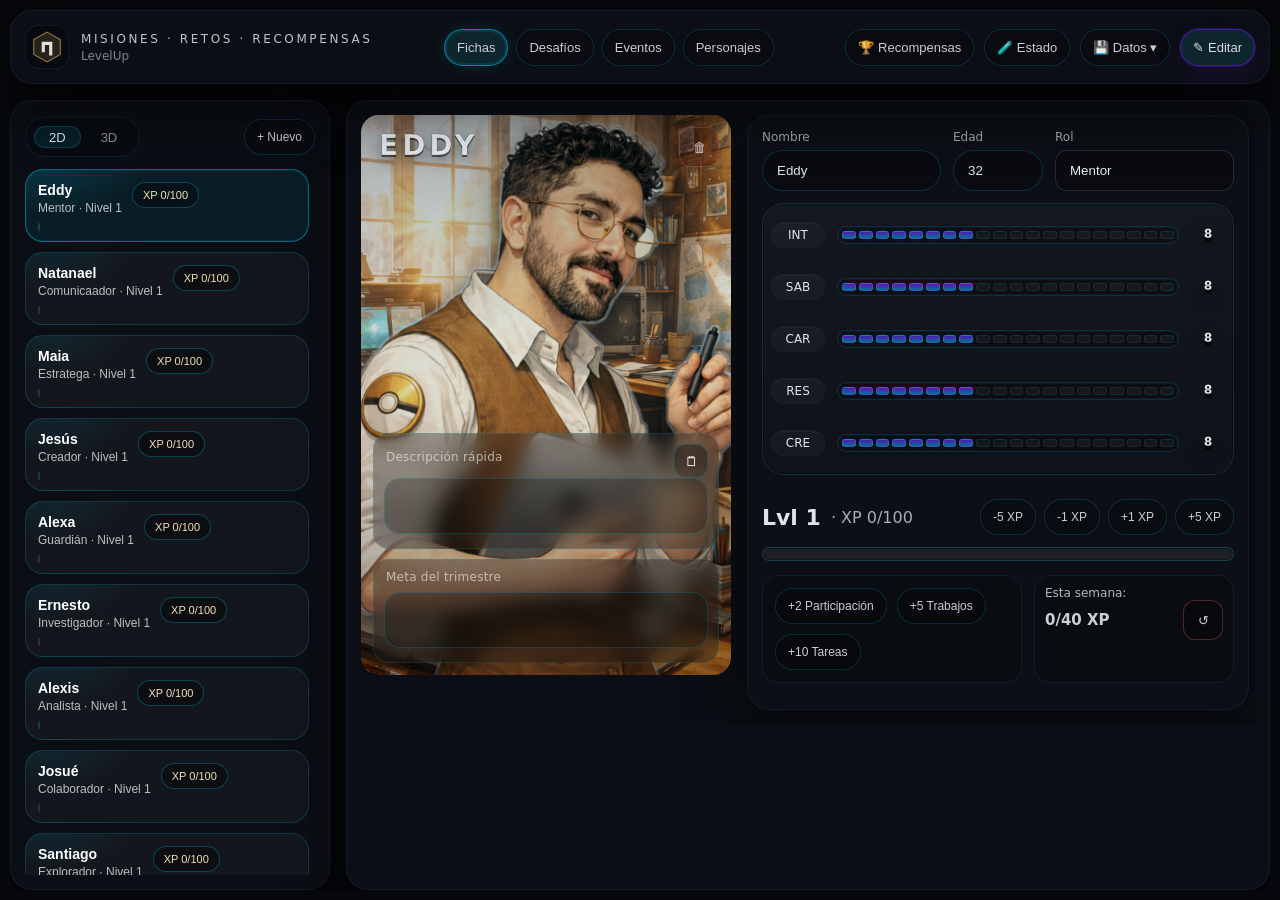
<file: index.html>
<!doctype html>
<html lang="es">
<head>
  <meta charset="utf-8" />
  <!-- iOS: evita zoom raro al rotar y mantiene el layout estable -->
  <meta name="viewport" content="width=device-width, initial-scale=1, minimum-scale=1, maximum-scale=1, viewport-fit=cover" />
  <meta name="color-scheme" content="dark" />
  <!-- LevelUp STABLE_RESET_v15_CLEAN -->
<title>LevelUp</title>
  <!-- Icono de la pestaña (pon tu archivo en assets/logo.png o cambia la ruta) -->
  <link rel="icon" href="assets/logo.png" type="image/png" />
  <link rel="apple-touch-icon" href="assets/logo.png" />
  <link rel="stylesheet" href="css/styles.base.css?v=LevelUP_V2_00.041" />
  <link rel="stylesheet" href="css/styles.challenges.css?v=LevelUP_V2_00.041" />
  <link rel="stylesheet" href="css/styles.splash.css?v=LevelUP_V2_00.041" />
</head>
<body>
  <!-- Splash: cambia la variante con la clase:
       splash--free (default), splash--orb, splash--curtain -->
  <div class="splash splash--free" id="splash" aria-label="LevelUp" role="status">
    <div class="splash__inner">
      <img class="splash__logo" src="assets/logo.png" alt="LevelUp" />
      <div class="splash__glow" aria-hidden="true"></div>
    </div>
  </div>
  <!--
    LevelUp Hybrid Skeleton (Base responsive + datos híbridos)
    - Desktop / iPad / iPhone
    - Híbrido de datos:
        1) Intenta cargar ./data/data.json (GitHub Pages) si hay internet
        2) Si falla, usa la última copia guardada en localStorage
        3) Siempre puedes importar JSON manual (ideal para iPad offline) y se guarda localmente
    - Sin PIN por ahora (se agrega después sin reestructurar)
  -->

  <div class="app" id="app">
    <header class="topbar" id="topbar">
      <div class="topbar__left">
        <button class="iconbtn topbar__menu" id="btnMenu" aria-label="Abrir menú lateral" title="Menú">☰</button>

        <!-- Mobile: acceso directo a Recompensas (trofeo). Más simple y confiable en iOS. -->
        <button class="iconbtn topbar__trophyBtn" id="btnMobileRewards" aria-label="Recompensas" title="Recompensas">
          <svg class="trophyIcon" viewBox="0 0 64 64" aria-hidden="true" focusable="false">
            <path d="M22 12h20v6c0 8-5 14-10 14s-10-6-10-14v-6z" fill="rgba(114,26,255,.18)" stroke="rgba(0,210,255,.55)" stroke-width="2"/>
            <path d="M18 14h-6c0 12 6 18 14 20" fill="none" stroke="rgba(0,210,255,.55)" stroke-width="2"/>
            <path d="M46 14h6c0 12-6 18-14 20" fill="none" stroke="rgba(0,210,255,.55)" stroke-width="2"/>
            <path d="M28 36h8v6h-8z" fill="rgba(25,42,86,.85)" stroke="rgba(0,210,255,.45)" stroke-width="2"/>
            <path d="M22 42h20v8H22z" fill="rgba(25,42,86,.85)" stroke="rgba(0,210,255,.45)" stroke-width="2"/>
            <path d="M18 50h28" stroke="rgba(0,210,255,.25)" stroke-width="2"/>
          </svg>
        </button>

        <div class="brand" aria-label="LevelUp">
          <div class="brand__logo" aria-hidden="true">
            <svg viewBox="0 0 64 64" width="34" height="34" role="img" aria-label="LU">
              <path d="M32 4l25 14v28L32 60 7 46V18L32 4z" fill="rgba(255,215,120,.12)" stroke="rgba(255,215,120,.55)" stroke-width="2"/>
              <path d="M22 22h20v6H28v14h-6V22zm14 0h6v26h-6V22z" fill="rgba(255,255,255,.85)"/>
            </svg>
          </div>
          <div class="brand__text">
            <div class="brand__title">MISIONES · RETOS · RECOMPENSAS</div>
            <div class="brand__subtitle" id="brandSubtitle">LevelUp</div>
          </div>
        </div>
      </div>

      <nav class="topnav" aria-label="Navegación principal">
        <button class="pill is-active" data-route="fichas">Fichas</button>
        <button class="pill" data-route="desafios">Desafíos</button>
        <button class="pill" data-route="eventos">Eventos</button>
        <button class="pill" data-route="personajes">Personajes</button>
      </nav>

      <div class="topbar__right">
        <!-- Reemplaza "Presentación" por acceso directo a Recompensas (pantalla separada por ahora) -->
        <button class="pill pill--ghost" id="btnRecompensas" data-route="recompensas">🏆 Recompensas</button>
        <button class="pill pill--ghost" id="btnDebugPanel" aria-pressed="false">🧪 Estado</button>

        <div class="dropdown">
          <button class="pill pill--ghost" id="btnDatos" aria-haspopup="menu" aria-expanded="false">💾 Datos ▾</button>
          <div class="dropdown__menu" role="menu" aria-label="Datos" id="menuDatos">
            <button class="menuitem" role="menuitem" id="btnReloadRemote">Recargar desde GitHub</button>
            <button class="menuitem" role="menuitem" id="btnImportJson">Importar JSON…</button>
            <button class="menuitem" role="menuitem" id="btnExportJson">Exportar JSON</button>
            <div class="menudivider"></div>
            <button class="menuitem" role="menuitem" id="btnResetLocal">Borrar copia local</button>
          </div>
        </div>

        <button class="pill pill--danger" id="btnEdicion">🔒 Edición</button>
      </div>
    </header>

    <main class="shell" id="shell">
      <div class="overlay" id="overlay" hidden></div>

      <aside class="sidebar" id="sidebar" aria-label="Panel de personajes">
        <div class="panelHeader panelHeader--compact">
          <div class="segmented segmented--compact" role="tablist" aria-label="Grupos">
            <button class="segmented__btn is-active" role="tab" aria-selected="true" data-group="2D">2D</button>
            <button class="segmented__btn" role="tab" aria-selected="false" data-group="3D">3D</button>
          </div>
          <button class="pill pill--small" id="btnNuevoHeroe" data-edit-only="1">+ Nuevo</button>
        </div>

        <div class="list" id="heroList"></div>
      </aside>

      <section class="content" id="content" aria-label="Contenido principal">
        <div class="pages">
          <article class="page is-active" data-page="fichas">
            <div class="cardGrid">
              <div class="card card--center card--avatar">
                <!-- ESCENA grande (sin marco): 3 capas para parallax en móvil -->
                <div class="heroScene" id="heroScene" aria-label="Imagen del héroe">
                  <div class="heroSceneLayer heroSceneLayer--bg" data-speed="0.18" aria-hidden="true"></div>
                  <div class="heroSceneLayer heroSceneLayer--mid" data-speed="0.32" aria-hidden="true"></div>
                  <div class="heroSceneLayer heroSceneLayer--fg" data-speed="0.48" aria-hidden="true"></div>
                  <!-- Foto del heroe (si existe) ocupa toda el area; si no, se oculta y se ven las capas de prueba -->
                  <div class="heroPhotoFill is-empty" id="avatarBox" aria-label="Foto del héroe"></div>
                  <div class="heroSceneShade" aria-hidden="true"></div>

                  <!-- Botones flotantes (no ocupan espacio y no "encuadran" la imagen) -->
                  <button class="iconBtn iconBtn--danger heroDeleteBtn" id="btnEliminar" data-edit-only="1" title="Eliminar héroe" aria-label="Eliminar héroe">🗑</button>
                  <!-- Botón de editar imagen removido: la foto se gestiona directo en GitHub/JSON -->

                  <!-- Nombre encima de la imagen -->
                  <div class="heroName heroName--overlay" id="heroName">NUEVO HÉROE</div>

                  <!-- Notas como overlay (para que la imagen abarque TODO el bloque) -->
                  <div class="heroNotesOverlay" id="heroNotesOverlay">
                    <div class="noteGrid noteGrid--overlay">
                      <div class="noteCol">
                        <div class="noteTitleRow noteTitleRow--desc">
                          <div class="noteTitle">Descripción rápida</div>
                          <div class="noteTitleTools"></div>
                        </div>
                        <textarea class="textarea textarea--short" id="txtDesc"></textarea>
                      </div>
                      <div class="noteCol">
                        <div class="noteTitle">Meta del trimestre</div>
                        <textarea class="textarea textarea--short" id="txtMeta"></textarea>
                      </div>
                    </div>
                  </div>
                </div>
              </div>

              <div class="card">
                <div class="fields3">
                  <div class="field">
                    <div class="labelSmall">Nombre</div>
                    <input class="input" id="inNombre" value="Nuevo héroe" />
                  </div>
                  <div class="field field--small">
                    <div class="labelSmall">Edad</div>
                    <input class="input" id="inEdad" value="13" />
                  </div>
                  <div class="field">
                    <div class="labelSmall">Rol</div>
                    <input class="input input--select" id="inRol" value='Selecciona un rol' readonly aria-haspopup="dialog" aria-controls="roleModal" />
                  </div>
                </div>

                <div class="stats" id="statsBox"></div>

                <div class="xpCard">
                  <div class="xpHeader">
                    <div class="xpLevel" id="xpLevel">Lvl 1</div>
                    <div class="xpText" id="xpText">· XP 0/100</div>
                    <div class="xpBtns">
                      <button class="pill pill--small pill--ghost" id="btnXpM5" data-edit-only="1">-5 XP</button>
                      <button class="pill pill--small pill--ghost" id="btnXpM1" data-edit-only="1">-1 XP</button>
                      <button class="pill pill--small pill--ghost" id="btnXpP1" data-edit-only="1">+1 XP</button>
                      <button class="pill pill--small pill--ghost" id="btnXpP5" data-edit-only="1">+5 XP</button>
                    </div>
                  </div>
                  <div class="xpBar"><div class="xpFill" id="xpFill" style="width:0%"></div></div>

                  <div class="xpFooter">
                    <div class="subCard">
                      <div class="chipRow" id="actChips">
                        <button class="pill pill--small" data-xp="2">+2 Participación</button>
                        <button class="pill pill--small" data-xp="5">+5 Trabajos</button>
                        <button class="pill pill--small" data-xp="10">+10 Tareas</button>
                      </div>
                    </div>
                    <div class="subCard subCard--week">
                      <div class="subCard__title">Esta semana:</div>
                      <div class="subCard__valRow">
                        <div class="subCard__val" id="weekXp">0/40 XP</div>
                        <button class="iconBtn iconBtn--tiny" id="btnWeekReset" data-edit-only="1" title="Reiniciar XP semanal" aria-label="Reiniciar XP semanal">↺</button>
                      </div>
                    </div>
                  </div>

                </div>
              </div>
            </div>
          </article>

        <article class="page" data-page="recompensas">
          <div class="rewardsGrid">
            <section class="card" aria-label="Historial de recompensas">
              <div class="cardHead">
                <h3 class="h3">Historial</h3>
                <div class="muted small" id="rewardsHistorySubtitle">Selecciona un personaje para ver su historial.</div>
              </div>
              <div class="cardBody">
                <div id="rewardsHistoryList" class="rewardsList"></div>
                <div id="rewardsHistoryEmpty" class="muted" style="padding:8px;">Aún no hay recompensas reclamadas.</div>
              </div>
            </section>

            <section class="card" aria-label="Recompensas generales">
              <div class="cardHead">
                <h3 class="h3">Recompensas generales</h3>
                <div class="muted small">Lo que pueden ganar al subir de nivel.</div>
              </div>
              <div class="cardBody">
                <div id="rewardsGeneralList" class="rewardsList"></div>
              </div>
            </section>
          </div>
        </article>

          <article class="page" data-page="desafios">
            <div class="challengeTop">
              <div class="dropdown" id="subjectDropdown">
                <button class="pill" id="btnSubject" type="button">Materia ▾</button>
                <div class="dropdown__menu" id="subjectMenu" role="menu" aria-label="Materias"></div>
              </div>

              <div class="diffPills" id="diffPills" role="group" aria-label="Dificultad">
                <button class="pill pill--ghost" id="btnDiffEasy" type="button" data-diff="easy">Fácil</button>
                <button class="pill pill--ghost" id="btnDiffMed" type="button" data-diff="medium">Medio</button>
                <button class="pill pill--ghost" id="btnDiffHard" type="button" data-diff="hard">Difícil</button>
              </div>

              <button class="pill" id="btnAddChallenge" type="button" data-edit-only="1">+ Desafío</button>
              <button class="pill pill--ghost" id="btnManageSubjects" type="button" data-edit-only="1">✎ Materias</button>
            </div>

            

<div class="cards2 cards2--ch">
              <div class="card">
                <div class="cardHead cardHead--ch">
                  <div>
                    <h3 class="h3">Desafíos</h3>
                    <div class="muted small" id="chSubtitle">Elige un reto y gana XP.</div>
                  </div>
                  <div class="chProgressChips" id="chProgressChips" aria-label="Progreso de desafíos"></div>
                </div>

                <div class="chProgressBar" aria-hidden="true">
                  <div class="chProgressFill" id="chProgressFill" style="width:0%"></div>
                </div>
                <div class="muted small" id="chProgressText" style="margin:6px 0 10px 0;">—</div>

                <div class="challengeList" id="challengeList"></div>
              </div>

              <div class="card">
                <div class="cardHead cardHead--chDetail">
                  <div>
                    <h3 class="h3" id="challengeDetailTitle">Detalle</h3>
                    <div class="muted small" id="challengeDetailSub">Selecciona un desafío para ver instrucciones.</div>
                  </div>
                  <div class="chDetailBadges" id="challengeDetailBadges" aria-label="Etiquetas"></div>
                </div>

                <div class="challengeDetailHead">
                  <div class="challengeDetailMeta" id="challengeHint">Selecciona un desafío.</div>
                  <div class="challengeDetailActions">
                    <!-- El profe puede alternar Pendiente/Completado. Alumnos no ven este control. -->
                    <button class="pill pill--small pill--status" id="btnChallengeComplete" type="button" data-edit-only="1">⏳ Pendiente</button>
                  </div>
                </div>
                <div class="challengeBody" id="challengeBody"></div>
              </div>
            </div>
          </article>

          <article class="page" data-page="eventos">
            <div class="pageIntro">
              <div class="pageIntro__row">
                <h2 class="h2" id="eventsTitle">Jefes</h2>
                <div class="eventTabs" id="eventTabs" role="tablist" aria-label="Jefes y eventos">
                  <button class="pill pill--ghost is-active" type="button" data-event-tab="boss">Jefes</button>
                  <button class="pill pill--ghost" type="button" data-event-tab="event">Eventos</button>
                </div>
              </div>
              <p class="muted" id="eventsSubtitle">Tarjetas listas para desbloqueos.</p>
            </div>
            <div class="gridCards" id="eventGrid"></div>
          </article>

          <article class="page" data-page="personajes">
            <div class="pageIntro">
              <h2 class="h2">Personajes</h2>
              <p class="muted">Vista global (placeholder): lista.</p>
            </div>

            <div class="card">
              <div class="cardTitle">Tabla rápida</div>
              <div class="table" id="peopleTable"></div>
            </div>
          </article>
        </div>
      </section>

      <aside class="details" id="details" aria-label="Panel derecho">
        <div class="card">
          <div class="cardTitle">Estado</div>
          <div class="kv">
            <div class="k">Dispositivo</div><div class="v" id="dbgDevice">—</div>
            <div class="k">Ruta</div><div class="v" id="dbgRoute">fichas</div>
            <div class="k">Rol</div><div class="v" id="dbgRole">viewer</div>
            <div class="k">Datos</div><div class="v" id="dbgDataSrc">—</div>
            <div class="k">Update</div><div class="v" id="dbgUpdated">—</div>
            <div class="k">Build</div><div class="v" id="dbgBuild">—</div>
            <div class="k">Materias</div><div class="v" id="dbgSubCount">—</div>
            <div class="k">Desafíos</div><div class="v" id="dbgChCount">—</div>
          </div>
        </div>

        <div class="card">
          <div class="cardTitle">Notas</div>
          <div class="muted">
            Híbrido: GitHub cuando hay internet, localStorage cuando no, e importación manual para iPad offline.
          </div>
          <div class="ghostBox">PIN se agrega en fase siguiente</div>
        </div>
      </aside>
      <!-- Las fotos de los héroes se gestionan en la carpeta /assets (no se suben desde la app). -->
    </main>

    <nav class="bottomNav" id="bottomNav" aria-label="Navegación inferior">
      <button class="bottomNav__btn is-active" data-route="fichas">Fichas</button>
      <button class="bottomNav__btn" data-route="desafios">Desafíos</button>
      <button class="bottomNav__btn" data-route="eventos">Eventos</button>
      <button class="bottomNav__btn" data-route="personajes">Personajes</button>
    </nav>

    <div class="modal" id="roleModal" hidden>
      <div class="modal__backdrop" data-close-role-modal></div>
      <div class="modal__card" role="dialog" aria-modal="true" aria-labelledby="roleModalTitle">
        <div class="modal__header">
          <div class="cardTitle" id="roleModalTitle">Selecciona un rol</div>
          <button class="pill pill--small pill--ghost" id="btnCloseRoleModal" type="button">Cerrar</button>
        </div>
        <div class="modal__body">
          <div class="roleList" id="roleList"></div>
        </div>
      </div>
    </div>

    
    <!-- Modal: Subir de nivel + elegir recompensa -->
    <div class="modal" id="levelUpModal" hidden>
      <div class="modal__backdrop" id="levelUpBackdrop"></div>
      <div class="modal__card modal__card--levelup" role="dialog" aria-modal="true" aria-labelledby="levelUpTitle">
        <div class="modal__header">
          <div class="cardTitle" id="levelUpTitle">¡Subiste de nivel!</div>
          <button class="pill pill--small pill--ghost" id="btnLevelUpClose" type="button">Cerrar</button>
        </div>
        <div class="modal__body">
          <div class="levelUpHeroLine">
            <div class="muted">Héroe:</div>
            <div class="levelUpHeroName" id="levelUpHeroName">—</div>
          </div>

          <div class="levelUpBig">
            <div class="levelUpBig__label">Nivel</div>
            <div class="levelUpBig__num" id="levelUpNum">1</div>
          </div>

          <div class="levelUpPickTitle">Elige tu recompensa</div>
          <div class="rewardPickGrid" id="rewardPickGrid"></div>

          <div class="muted levelUpHint" id="levelUpHint">Tienes una recompensa pendiente. Elígela para reclamarla.</div>
        </div>
      </div>
    </div>

    <!-- Modal: Confirmación (sin alerts del navegador) -->
    <div class="modal" id="confirmModal" hidden>
      <div class="modal__backdrop" id="confirmBackdrop"></div>
      <div class="modal__card" role="dialog" aria-modal="true" aria-labelledby="confirmTitle">
        <div class="modal__header">
          <div class="cardTitle" id="confirmTitle">Confirmar</div>
        </div>
        <div class="modal__body">
          <div class="confirmMsg" id="confirmMessage">¿Seguro?</div>
          <div style="height:14px"></div>
          <div style="display:flex; gap:10px; justify-content:flex-end; flex-wrap:wrap;">
            <button class="pill pill--small pill--ghost" id="btnConfirmCancel" type="button">Cancelar</button>
            <button class="pill pill--small pill--danger" id="btnConfirmOk" type="button">Aceptar</button>
          </div>
        </div>
      </div>
    </div>

    <!-- Modal: Materias (CRUD) -->
    <div class="modal" id="subjectsModal" hidden>
      <div class="modal__backdrop" id="subjectsBackdrop"></div>
      <div class="modal__card" role="dialog" aria-modal="true" aria-labelledby="subjectsTitle">
        <div class="modal__header">
          <div class="cardTitle" id="subjectsTitle">Materias</div>
          <button class="pill pill--small pill--ghost" id="btnCloseSubjects" type="button">✕</button>
        </div>
        <div class="modal__body">
          <div class="formCard">
            <label class="label">Nueva materia</label>
            <div style="display:flex; gap:10px; align-items:center;">
              <input class="input" id="inNewSubject" placeholder="Ej: Ciencias" />
              <button class="pill pill--small" id="btnAddSubject" type="button">Agregar</button>
            </div>
          </div>

          <div style="height:12px"></div>

          <div class="cardTitle" style="margin:6px 0 10px;">Lista</div>
          <div class="subjectsList" id="subjectsList"></div>
        </div>
      </div>
    </div>

    <!-- Modal: Crear / Editar desafío -->
    <div class="modal" id="challengeModal" hidden>
      <div class="modal__backdrop" id="challengeBackdrop"></div>
      <div class="modal__card" role="dialog" aria-modal="true" aria-labelledby="challengeModalTitle">
        <div class="modal__header">
          <div class="cardTitle" id="challengeModalTitle">Desafío</div>
          <button class="pill pill--small pill--ghost" id="btnCloseChallengeModal" type="button">✕</button>
        </div>
        <div class="modal__body">
          <div class="challengeFormGrid">
            <div class="field">
              <label class="label">Materia</label>
              <input type="hidden" id="inChSubject" value="" />
              <div class="dropdown" id="chModalSubjectDropdown">
                <button class="pill" id="btnChModalSubject" type="button">Materia ▾</button>
                <div class="dropdown__menu" id="chModalSubjectMenu" role="menu" aria-label="Materias"></div>
              </div>
            </div>

            <div class="field field--diff">
              <label class="label">Dificultad</label>
              <input type="hidden" id="inChDiff" value="easy" />
              <div class="diffPick" id="inChDiffPick" role="group" aria-label="Dificultad">
                <button type="button" class="pill pill--small" data-diff="easy">Fácil</button>
                <button type="button" class="pill pill--small" data-diff="medium">Medio</button>
                <button type="button" class="pill pill--small" data-diff="hard">Difícil</button>
              </div>
            </div>

            <div class="field">
              <label class="label">Puntos</label>
              <input class="input" id="inChPoints" inputmode="numeric" />
            </div>
          </div>
          </div>

          <div class="field">
            <label class="label">Título</label>
            <input class="input" id="inChTitle" placeholder="Ej: Problemas de fracciones" />
          </div>

          <div style="height:10px"></div>

          <div class="field">
            <label class="label">Instrucciones</label>
            <textarea class="textarea" id="inChBody" placeholder="Escribe instrucciones simples..."></textarea>
          </div>

          <div style="height:14px"></div>
          <div style="display:flex; gap:10px; justify-content:flex-end; flex-wrap:wrap;">
            <button class="pill pill--small pill--ghost" id="btnCancelChallenge" type="button">Cancelar</button>
            <button class="pill pill--small" id="btnSaveChallenge" type="button">Guardar</button>
          </div>
        </div>
      </div>
    </div>


    <input type="file" id="fileJson" accept="application/json" hidden />
  </div>

  <!-- Cache-bust version -->
  

  <!-- Eventos: modal de detalle -->
  <div class="modal" id="eventModal" hidden>
    <div class="modal__backdrop" data-close="eventModal"></div>
    <div class="modal__card modal__card--event" role="dialog" aria-modal="true" aria-labelledby="eventModalTitle">
      <div class="modal__head">
        <div class="modal__titleRow">
          <div class="badge badge--subj" id="eventModalKind">EVENTO</div>
          <h3 id="eventModalTitle">Evento</h3>
        </div>
        <button class="iconBtn" id="btnEventClose" title="Cerrar" aria-label="Cerrar">✕</button>
      </div>
      <div class="modal__body">
        <div class="eventModalGrid">
          <div class="eventModalImg" id="eventModalImg" aria-hidden="true"></div>
          <div class="eventModalInfo">
            <div class="muted" id="eventModalReq"></div>
            <div class="row gap">
              <button class="btn btnPrimary" id="btnEventFight">⚔️ Retar</button>
              <button class="btn" id="btnEventToggleUnlock" data-edit-only="1">Desbloquear</button>
            </div>
          </div>
        </div>
      </div>
    </div>
  </div>

<script src="js/splash.js?v=LevelUP_V2_00.041" defer></script>
  <script src="js/modules/core_globals.js?v=LevelUP_V2_00.041" defer></script>
  <script src="js/modules/ui_shell.js?v=LevelUP_V2_00.041" defer></script>
  <script src="js/modules/store.js?v=LevelUP_V2_00.041" defer></script>
  <script src="js/modules/fichas.js?v=LevelUP_V2_00.041" defer></script>
  <script src="js/modules/desafios.js?v=LevelUP_V2_00.041" defer></script>
  <script src="js/modules/eventos.js?v=LevelUP_V2_00.041" defer></script>
  <script src="js/modules/app_actions.js?v=LevelUP_V2_00.041" defer></script>
  <script src="js/app.bindings.js?v=LevelUP_V2_00.041" defer></script>
  <script src="js/app.main.js?v=LevelUP_V2_00.041" defer></script>
  <script src="js/app.js?v=LevelUP_V2_00.041" defer></script>
</body>
</html>
</file>
<file: css/styles.base.css>
:root{
  /* Pro theme: black base + accents */
  --obsidian: #07080B;
  --cobalt: #121724;
  --amethyst: #8B5CF6;
  --ether: #22D3EE;
  --steel: #E8ECF4;

  --bg0: var(--obsidian);
  --panel: rgba(13,16,22,0.92);
  --panel2: rgba(18,23,36,0.86);

  --border: rgba(27,35,51,0.92);
  --borderSoft: rgba(27,35,51,0.70);

  --accent: rgba(34,211,238,1);
  --accentSoft: rgba(34,211,238,0.22);

  --gold: rgba(251,191,36,1);
  --goldSoft: rgba(251,191,36,0.14);

  --danger: rgba(248,113,113,1);
  --dangerBorder: rgba(248,113,113,0.30);
  --dangerBg: rgba(248,113,113,0.10);

  --stroke: var(--border);
  --stroke2: rgba(34,211,238,0.38);

  --text: rgba(232,236,244,0.96);
  --muted: rgba(154,166,191,0.84);

  --radius: 22px;
  --radius2: 16px;

  --shadow: 0 18px 60px rgba(0,0,0,0.66);
  --glow: 0 0 0 1px rgba(0,0,0,0.38) inset;

  --maxw: 1480px;
  --gap: 16px;

  --safe-top: env(safe-area-inset-top, 0px);
  --safe-bottom: env(safe-area-inset-bottom, 0px);
  --safe-left: env(safe-area-inset-left, 0px);
  --safe-right: env(safe-area-inset-right, 0px);
}

*{ box-sizing:border-box; }
html,body{ height:100%; }
body{
  margin:0;
  font-family: ui-sans-serif, system-ui, -apple-system, Segoe UI, Roboto, Helvetica, Arial;
  color: var(--text);
  background: var(--bg0);
  overflow:hidden;
}

.app{
  height:100%;
  display:flex;
  flex-direction:column;
  padding: calc(10px + var(--safe-top)) calc(10px + var(--safe-right)) calc(10px + var(--safe-bottom)) calc(10px + var(--safe-left));
}

/* Topbar */
.topbar{
  position: relative;
  z-index: 20000;
  overflow: visible;

  min-height: 74px;
  display:flex;
  align-items:center;
  justify-content:space-between;
  gap: 14px;
  padding: 10px 14px;
  border-radius: var(--radius);
  background: var(--panel);
  box-shadow: var(--shadow);
  border: 1px solid var(--borderSoft);
  backdrop-filter: blur(10px);
}
.topbar__left{ display:flex; align-items:center; gap: 12px; min-width: 320px; }
.topbar__right{ display:flex; align-items:center; gap: 10px; flex-wrap:wrap; justify-content:flex-end; }
.notifBtn{
  position:relative;
  height: 42px;
  min-width: 42px;
  padding: 0 12px;
  border-radius: 16px;
  border: 1px solid var(--borderSoft);
  background: rgba(0,0,0,0.20);
  color: rgba(220,220,230,0.96);
  cursor:pointer;
  display:inline-flex;
  align-items:center;
  justify-content:center;
  gap:8px;
  box-shadow: 0 10px 26px rgba(0,0,0,0.45);
}
.notifBtn:hover{ border-color: rgba(34,211,238,0.35); background: rgba(0,0,0,0.32); }
.notifBadge{
  position:absolute;
  z-index:1;
  top: -6px;
  right: -6px;
  padding: 2px 6px;
  border-radius: 999px;
  font-size: 11px;
  font-weight: 900;
  letter-spacing: .2px;
  background: rgba(114,26,255,0.95);
  border: 1px solid rgba(0,210,255,0.30);
  color: rgba(220,220,230,0.98);
  box-shadow: 0 10px 26px rgba(0,0,0,0.45);
}
.topbar__menu{ display:none; }
/* Mobile-only: botón de trofeo para ir a Recompensas */
.topbar__trophyBtn{ display:none; }
.trophyIcon{ width:22px; height:22px; }
/* show hamburger only on small screens */
@media (min-width: 901px){ .topbar__menu{ display:none !important; } }
@media (max-width: 900px){ .topbar__menu{ display:flex !important; } }


/* Mobile: compact overflow menu for header actions */
.topbar__moreWrap{display:none;}
.topbar__moreBtn{
  display:none;
  width:42px; height:42px; border-radius:12px;
  align-items:center; justify-content:center;
  background:rgba(255,255,255,.04);
  border:1px solid rgba(0,210,255,.18);
  color:#eae7df;
}
.topMoreMenu{
  position:absolute;
  top: calc(100% + 10px);
  left: 0;
  min-width: 220px;

  z-index: 20060;
  background: rgba(10,12,18,0.92);
  border: 1px solid rgba(0,210,255,0.26);
  border-radius: 16px;
  box-shadow: 0 18px 60px rgba(0,0,0,0.65);
  padding: 8px;
  backdrop-filter: blur(12px);
}
.topMoreMenu__item{
  width: 100%;
  display:flex;
  align-items:center;
  gap: 10px;
  padding: 10px 12px;
  border-radius: 12px;
  background: transparent;
  border: 1px solid transparent;
  color: var(--text);
  text-align:left;
  cursor:pointer;
  font-size: 14px;
}
.topMoreMenu__item:hover{
  background: rgba(255,255,255,0.05);
  border-color: rgba(0,210,255,0.12);
}
.topMoreMenu__item:active{ transform: translateY(1px); }
.topMoreMenu__item .emoji{ width: 18px; display:inline-block; opacity: .70; }

.brand{ display:flex; align-items:center; gap: 12px; }
.brand__logo{
  width: 44px; height: 44px;
  display:grid; place-items:center;
  border-radius: 14px;
  background: rgba(0,0,0,0.25);
  border: 1px solid var(--borderSoft);
  box-shadow: var(--glow);
}
.brand__title{ font-size: 12px; letter-spacing: 2.6px; opacity:.85; text-transform:uppercase; }
.brand__subtitle{ font-size: 12px; opacity:.55; margin-top: 3px; }

/* Pills */
.pill{
  border: 1px solid var(--borderSoft);
  background: rgba(255,255,255,0.03);
  color: var(--text);
  border-radius: 999px;
  padding: 10px 14px;
  font-size: 13px;
  cursor:pointer;
  box-shadow: 0 0 0 1px rgba(0,0,0,0.35) inset;
  transition: transform .08s ease, background .15s ease, border-color .15s ease;
}
.pill:hover{ background: rgba(255,255,255,0.05); border-color: rgba(34,211,238,0.30); }
.pill:active{ transform: translateY(1px); }
.pill.is-active{ background: rgba(34,211,238,0.12); border-color: rgba(34,211,238,0.45); }
.pill--ghost{ border-color: rgba(255,255,255,0.14); }
.pill--danger{ color: var(--danger); border-color: var(--dangerBorder); background: var(--dangerBg); }
.pill--small{ padding: 8px 12px; font-size: 12px; }
.pill--icon{
  padding: 0;
  width: 34px;
  height: 34px;
  display: inline-flex;
  align-items: center;
  justify-content: center;
  font-size: 16px;
  border-radius: 12px;
}

.iconbtn{
  border: 1px solid var(--borderSoft);
  background: rgba(255,255,255,0.04);
  border-radius: 12px;
  width: 42px; height: 42px;
  color: var(--text);
  cursor:pointer;
}

/* Top nav */
.topnav{ display:flex; gap: 8px; align-items:center; justify-content:center; flex: 1; }

/* Dropdown */
.dropdown{ position:relative; z-index: 20040; }
.dropdown__menu{
  position:absolute;
  right:0;
  top: calc(100% + 10px);
  min-width: 240px;
  padding: 10px;
  border-radius: 14px;

  /* Opaque panel so it doesn't look "transparent" */
  background: rgba(10,12,18,0.92);
  border: 1px solid rgba(0,210,255,0.28);
  box-shadow: 0 18px 60px rgba(0,0,0,0.65);

  display:none;
  z-index: 20050;
}
.dropdown.is-open .dropdown__menu{ display:block; }
.dropdown__menu.is-portal{ right:auto !important; }
.challengeHintBadges{ display:flex; flex-wrap:wrap; gap:8px; margin-top:6px; }
.menuitem{
  width:100%;
  text-align:left;
  border:none;
  background: transparent;
  color: var(--text);
  padding: 10px 10px;
  border-radius: 10px;
  cursor:pointer;
}
.menuitem:hover{ background: rgba(255,255,255,0.06); }
.menudivider{ height:1px; background: rgba(255,255,255,0.10); margin: 8px 0; }

/* Shell layout */
.shell{
  position:relative;
  flex:1;
  display:grid;
  gap: var(--gap);
  padding-top: var(--gap);
  overflow:hidden;
  grid-template-columns: 320px minmax(0, 1fr);
  grid-template-areas: "sidebar content";
  max-width: var(--maxw);
  width:100%;
  margin: 0 auto;
  min-height: 0;
}

.sidebar, .content, .details{
  border-radius: var(--radius);
  background: var(--panel);
  border: 1px solid var(--borderSoft);
  box-shadow: var(--shadow);
  overflow:hidden;
  min-height: 0;
  display:flex;
  flex-direction:column;
}
.sidebar{ padding: 14px; grid-area: sidebar; }
.details{ padding: 14px; grid-area: details; }
.content{ padding: 14px; overflow:hidden; grid-area: content; }

.details{ display:none; }
.shell.is-details-open{
  grid-template-columns: 320px minmax(0, 1fr) 360px;
  grid-template-areas: "sidebar content details";
}
.shell.is-details-open .details{ display:flex; }

.pages{ overflow:auto; overflow-x:hidden; padding-right: 6px; scrollbar-gutter: stable; }
/* Sidebar bits */
.panelHeader{ display:flex; align-items:center; justify-content:space-between; padding: 2px 0 10px 0; }
.panelHeader__title{ letter-spacing: 2px; font-size: 13px; opacity: .85; }

/* Sidebar compact header: switches + "Nuevo" in one row */
.panelHeader--compact{ gap:10px; padding: 2px 0 12px 0; }
.panelHeader--compact .segmented{ margin-bottom: 0; }
.segmented--compact{ min-width: 0; }
.segmented--compact .segmented__btn{ padding: 10px 14px; font-size: 13px; }

.segmented{
  display:flex; gap: 6px; padding: 8px; border-radius: 999px;
  background: rgba(0,0,0,0.20);
  border: 1px solid rgba(0,210,255,0.10);
  margin-bottom: 10px;
}
.segmented__btn{
  flex:1; border:none; padding: 7px 8px; border-radius: 999px;
  display:flex; align-items:center; justify-content:center; line-height:1;
  background: transparent; color: rgba(255,255,255,0.55); cursor:pointer;
  font-size: 12px;
}
.segmented__btn.is-active{
  background: rgba(0,210,255,0.10);
  color: var(--text);
  border: 1px solid rgba(0,210,255,0.20);
}
.list{ overflow:auto; padding-right: 6px; }
.heroCard{
  width:100%;
  text-align:left;
  border-radius: 18px;
  padding: 12px 12px 10px;
  margin-bottom: 10px;
  border: 1px solid rgba(0,210,255,0.18);
  background:
    radial-gradient(120px 80px at 10% -20%, rgba(0,210,255,0.10), transparent 70%),
    rgba(255,255,255,0.035);
  cursor:pointer;
  display:flex;
  flex-direction:column;
  gap: 8px;
  transition: border-color .15s ease, background .2s ease, transform .08s ease;
}
.heroCard:hover{ border-color: rgba(0,210,255,0.28); }
.heroCard:active{ transform: translateY(1px); }
.heroCard.is-active{
  border-color: rgba(0,210,255,0.42);
  background:
    radial-gradient(160px 90px at 5% -30%, rgba(0,210,255,0.18), transparent 72%),
    rgba(0,210,255,0.08);
  box-shadow: 0 0 0 1px rgba(0,210,255,0.12) inset, var(--glow);
}
.heroCard__row{ display:flex; align-items:flex-start; justify-content:space-between; gap: 10px; }
.heroCard__name{ font-size: 14px; font-weight: 700; }
.heroCard__meta{ font-size: 12px; opacity:.72; margin-top:3px; }
.heroCard__badge{
  font-size: 11px;
  padding: 6px 10px;
  border-radius: 999px;
  border: 1px solid rgba(0,210,255,0.28);
  background: rgba(0,0,0,0.35);
  color: rgba(255,235,190,0.95);
  white-space:nowrap;
}
.heroCard__progress{
  height: 8px;
  border-radius: 999px;
  border: 1px solid rgba(0,210,255,0.12);
  background: rgba(255,255,255,0.06);
  overflow:hidden;
}
.heroCard__fill{
  height:100%;
  background: linear-gradient(90deg, rgba(0,210,255,0.22), rgba(120,255,170,0.6));
}

/* Content header */
.contentHeader{ display:flex; align-items:center; justify-content:space-between; gap: 10px; padding: 0 0 6px 0; }
.contentHeader__left{ display:flex; align-items:center; gap: 12px; }
.h1{ margin:0; font-size: 14px; letter-spacing: 2px; font-weight: 800; opacity:.9; }

.tabs{
  display:flex; gap: 8px; padding: 6px; border-radius: 999px;
  background: rgba(0,0,0,0.18);
  border: 1px solid rgba(0,210,255,0.10);
}
.tab{
  border:none; background: transparent; color: rgba(255,255,255,0.55);
  padding: 10px 12px; border-radius: 999px; cursor:pointer; font-size: 13px;
}
.tab.is-active{ background: rgba(0,210,255,0.10); color: var(--text); border: 1px solid rgba(0,210,255,0.20); }
.tabs--single{ padding: 4px; background: transparent; border: none; }
.tabs--single .tab{ padding: 9px 14px; }

.page{ display:none; }
.page.is-active{ display:block; }

.cardGrid{ display:grid; grid-template-columns: 370px minmax(0, 1fr); gap: var(--gap); padding-bottom: 14px; }

.card{
  border-radius: var(--radius);
  background: rgba(13,16,22,0.88);
  border: 1px solid var(--borderSoft);
  box-shadow: 0 18px 60px rgba(0,0,0,0.55);
  padding: 14px;
}
.card--center{ display:flex; flex-direction:column; align-items:center; gap: 10px; }

.avatarBox{
  width: 260px;
  height: 260px;
  border-radius: 32px;
  border: 1px solid rgba(0,210,255,0.18);
  background: rgba(255,255,255,0.04);
  display:flex;
  align-items:center;
  justify-content:center;
  color: rgba(255,255,255,0.55);
  font-size: 20px;
}
.avatarBox img{
  width:100%;
  height:100%;
  object-fit: cover;
  border-radius: 32px;
  display:block;
}

.h2{ margin: 0 0 8px 0; font-size: 18px; }
.pageIntro{ padding: 4px 4px 14px 4px; }
.pageIntro__row{ display:flex; align-items:center; justify-content:space-between; gap:12px; }
.eventTabs{ display:flex; gap:8px; flex-wrap:wrap; justify-content:flex-end; }
.eventTabs .pill{ padding-left:14px; padding-right:14px; }
.eventTabs .pill.is-active{ border-color: rgba(0,210,255,.45); box-shadow: 0 0 0 2px rgba(0,210,255,.12) inset; }
.muted{ color: var(--muted); font-size: 13px; line-height: 1.4; }
.cardTitle{ font-size: 14px; letter-spacing: 1px; opacity: .9; margin-bottom: 10px; }
.avatar__frame{
  width: 200px; height: 200px;
  border-radius: 30px;
  background: rgba(255,255,255,0.04);
  border: 1px solid rgba(0,210,255,0.12);
  box-shadow: var(--glow);
  display:flex;
  align-items:center;
  justify-content:center;
  overflow:hidden;
  line-height: 1;
  margin-left:auto;
  margin-right:auto;
}

.avatar__frame img{ width:100%; height:100%; object-fit:cover; object-position:center; display:block; }
.avatar__placeholder{ opacity:.55; }

/* --- Avatar: contenedor con tamaño real (para que la imagen no se vaya a 0px) --- */
.avatar__frame{ position:relative; }
/* --- Avatar: parallax (solo móvil / pantallas con scroll) --- */
.avatarParallax{
  position:absolute;
  inset:0;
  z-index:0;
  overflow:hidden;
  pointer-events:none;
}
.avatarLayer{
  position:absolute;
  inset:-12%; /* margen para mover sin mostrar bordes */
  transform: translate3d(0,0,0);
  will-change: transform;
  opacity: 1;
}
.avatarLayer--bg{
  background:
    radial-gradient(120px 120px at 22% 18%, rgba(255,255,255,0.14), transparent 55%),
    radial-gradient(180px 180px at 68% 30%, rgba(0,210,255,0.14), transparent 60%),
    radial-gradient(220px 220px at 52% 78%, rgba(114,26,255,0.18), transparent 65%),
    linear-gradient(180deg, rgba(10,15,22,0.65), rgba(10,20,32,0.55));
}
.avatarLayer--mid{
  background:
    radial-gradient(240px 240px at 50% 45%, rgba(255,255,255,0.08), transparent 62%),
    radial-gradient(180px 180px at 52% 80%, rgba(0,210,255,0.10), transparent 70%);
  mix-blend-mode: screen;
  opacity: .75;
}

/* Asegura que la foto quede encima de las capas */
.avatar__box{ z-index:1; }

/* En escritorio: sin "marco" visible (solo la imagen) */
@media (min-width: 981px){
  .avatar__frame{
    background: transparent;
    border: none;
    box-shadow: none;
  }
}


@media (min-width: 981px){
  /* Desktop: más aire sobre la cabeza (similar a móvil) */
  .heroScene{ min-height: 620px; }

  .heroSceneLayer--fg{
    inset: -6%;
    background-position: 52% 98%;
    filter: drop-shadow(0 14px 24px rgba(0,0,0,.32));
  }

  /* Nombre fuera de la cara (también en escritorio) */
  .heroName--overlay{
    left: 18px;
    top: 14px;
    transform: none;
    text-align: left;
    max-width: 70%;
  }

  /* Fade superior menos oscuro en escritorio */
  .heroSceneShade{
    background:
      radial-gradient(900px 620px at 50% 30%, rgba(0,210,255,0.10), rgba(0,0,0,0) 62%),
      radial-gradient(1200px 900px at 50% 50%, rgba(0,0,0,0.10), rgba(0,0,0,0.55) 78%),
      linear-gradient(180deg, rgba(0,0,0,0.28) 0%, rgba(0,0,0,0.00) 32%),
      linear-gradient(0deg, rgba(0,0,0,0.70) 0%, rgba(0,0,0,0.00) 46%);
  }
}


@media (prefers-reduced-motion: reduce){
  .avatarLayer{ transform:none !important; }
}

.avatar__box{
  position:absolute;
  z-index:1;
  inset:0;
  display:flex;
  align-items:center;
  justify-content:center;
  text-align:center;
}
.avatar__box img{
  width:100%;
  height:100%;
  object-fit:cover;
  object-position:center center;
  max-width:none;
  display:block;
}
.avatar__box .avatar__placeholder{ opacity:.55; }
.avatarEditBtn{
  position:absolute;
  top:10px;
  right:10px;
  width: 36px;
  height: 36px;
  border-radius: 12px;
  border: 1px solid rgba(0,210,255,0.28);
  background: rgba(25,42,86,0.72);
  color: rgba(220,220,230,0.95);
  display:flex;
  align-items:center;
  justify-content:center;
  cursor:pointer;
  box-shadow: 0 10px 26px rgba(0,0,0,0.45);
  opacity: 0;
  transform: translateY(-4px);
  transition: opacity .14s ease, transform .14s ease, border-color .14s ease, background .14s ease;
  z-index: 5;
}
.avatar__frame:hover .avatarEditBtn{ opacity: 1; transform: translateY(0); }
.avatarEditBtn:hover{ border-color: rgba(0,210,255,0.55); background: rgba(25,42,86,0.86); }

/* Touch devices (iPad/iPhone): no hover -> keep the icon visible */
@media (hover: none){
  .avatarEditBtn{ opacity: 1; transform: none; }
}
.avatar__actions{ display:flex; gap: 10px; flex-wrap:nowrap; justify-content:center; width:100%; margin-top: 14px; }

/* Eddy pidió simplificar: ocultar "Poner" y "Quitar"; dejar solo "Editar" (que también abre el selector) */
.avatar__actions #btnPonerFoto,
.avatar__actions #btnQuitarFoto{ display:none; }
.avatar__actions--secondary{ margin-top: -2px; }

.heroName{ font-size: 28px; letter-spacing: 4px; font-weight: 900; opacity: .92; }

/* Hero name overlay (encima del avatar, sin tocar la foto) */
.heroAvatarWrap{ position:relative; display:flex; justify-content:center; align-items:center; width: fit-content; margin: 0 auto; }
.heroName--overlay{
  position:absolute;
  left: 18px;
  top: 14px;
  transform: none;
  z-index: 6;
  pointer-events:none;
  max-width: 92%;
  text-align:left;

  /* Estilo "nombre flotando" (sin pastilla) */
  padding: 0;
  background: transparent;
  border: 0;
  border-radius: 0;
  backdrop-filter: none;

  color: rgba(245,248,255,0.92);
  font-weight: 900;
  letter-spacing: 4px;
  text-transform: uppercase;

  /* 3D / glow sutil */
  text-shadow:
    0 2px 0 rgba(0,0,0,0.55),
    0 6px 14px rgba(0,0,0,0.55),
    0 0 18px rgba(0,210,255,0.20);
  -webkit-text-stroke: 0.6px rgba(0,0,0,0.35);
}

@media (max-width: 520px){
  .heroName{ font-size: 22px; letter-spacing: 4px; }
  .heroName--overlay{ font-size: 22px; letter-spacing: 4px; top: 10px; left: 14px; }
}


/* Option C: move Meta/Descripción to the right panel */
.notesCard{
  background: rgba(0,0,0,0.22);
  border: 1px solid rgba(0,210,255,0.10);
  border-radius: 18px;
  padding: 12px;
  margin-top: 12px;
}
.notesCard .field label{ opacity: .70; }
.notesCard textarea{
  min-height: 74px;
}
@media (max-width: 980px){
  .notesCard{ margin-top: 10px; }
  .notesCard textarea{ min-height: 66px; }
}
.formCard{
  width:100%;
  border-radius: var(--radius);
  background: rgba(0,0,0,0.18);
  border: 1px solid rgba(0,210,255,0.12);
  padding: 12px;
}
.label{ display:block; font-size: 13px; opacity:.8; margin-bottom: 8px; letter-spacing: .5px;}
.labelSmall{ font-size: 12px; opacity:.7; margin-bottom: 6px;}
.input{
  width:100%;
  border-radius: 999px;
  padding: 12px 14px;
  border: 1px solid rgba(0,210,255,0.18);
  background: rgba(0,0,0,0.22);
  color: var(--text);
}
.input--select{
  -webkit-appearance: none;
  appearance: none;
  /* iOS/Safari: keep custom styling */
  background-color: rgba(0,0,0,0.22);
  color-scheme: dark;
  padding-right: 40px;
  cursor:pointer;
  position:relative;
  background-image:
    linear-gradient(45deg, transparent 50%, rgba(0,210,255,0.75) 50%),
    linear-gradient(135deg, rgba(0,210,255,0.75) 50%, transparent 50%);
  background-position:
    calc(100% - 20px) calc(50% - 3px),
    calc(100% - 14px) calc(50% - 3px);
  background-size: 6px 6px, 6px 6px;
  background-repeat: no-repeat;
}
.input--select::-ms-expand{ display:none; }
.input--select:focus{ outline: none; border-color: rgba(0,210,255,0.32); }
.textarea{
  width:100%;
  min-height: 94px;
  border-radius: 16px;
  padding: 12px 12px;
  border: 1px solid rgba(0,210,255,0.18);
  background: rgba(0,0,0,0.22);
  color: var(--text);
  resize: none;
  overflow: hidden;
}

/* Focus styles (keep modals consistent + avoid white default outline) */
.input:focus,
.input:focus-visible,
.textarea:focus,
.textarea:focus-visible,
.input--select:focus,
.input--select:focus-visible{
  outline: none;
  border-color: var(--accent);
  box-shadow: 0 0 0 2px rgba(34,211,238,0.18);
}
.textarea--small{ min-height: 88px; }
.textarea--meta{ min-height: 72px; }
.textarea--desc{ min-height: 96px; }

.spacer{ height: 10px; }

.fields3{ display:grid; grid-template-columns: 1fr 90px 1fr; gap: 12px; margin-bottom: 12px; }
.fields3 .field{ min-width: 0; }

.stats{
  display:grid; grid-template-columns: 1fr 1fr; gap: 10px 14px;
  padding: 10px; border-radius: var(--radius);
  background: linear-gradient(180deg, rgba(255,255,255,0.035), rgba(255,255,255,0.015));
  border: 1px solid rgba(0,210,255,0.14);
  box-shadow: var(--glow);
  margin-bottom:10px;
}
.stat{ display:grid; grid-template-columns: 44px minmax(0, 1fr) 36px; align-items:center; gap: 10px; }
.stat--wide{ grid-column: 1 / -1; }
.badge{
  width: 40px; height: 28px; border-radius: 10px; display:grid; place-items:center;
  font-size: 12px; border: 1px solid rgba(0,210,255,0.22); background: rgba(0,210,255,0.12); box-shadow: inset 0 1px 0 rgba(255,255,255,0.04);
}
.stat__track{ position:relative; height: 6px; border-radius: 999px; background: rgba(255,255,255,0.10); border: 1px solid rgba(0,0,0,0.40); min-width:0; }
.stat__val{ text-align:right; font-weight: 700; }
.stat__dot{
  position:absolute; top: 50%; transform: translate(-50%, -50%);
  width: 14px; height: 14px; border-radius: 999px;
  background: rgba(255,225,160,0.92); border: 1px solid rgba(255,240,200,0.95);
  box-shadow: 0 0 0 4px rgba(0,210,255,0.14), 0 6px 14px rgba(0,0,0,0.35);
  z-index: 1;
}

/* Desktop: compact stats block so it doesn't eat too much vertical space */
@media (min-width: 901px){
  .stats{
    padding: 8px;
    gap: 6px 12px;
    margin-bottom: 8px;
  }
  .stat{ gap: 8px; }
  .badge{
    width: 38px;
    height: 24px;
    border-radius: 9px;
    font-size: 11px;
  }
  .stat__track{ height: 5px; }
  .stat__dot{ width: 12px; height: 12px; box-shadow: 0 0 0 3px rgba(0,210,255,0.14), 0 6px 14px rgba(0,0,0,0.35); }
  .stat__val{ font-size: 12px; }
}
.xpHeader{ display:flex; align-items:center; gap: 10px; flex-wrap:wrap; margin-top:24px; }
.xpLevel{ font-size: 22px; font-weight: 900; }
.xpText{ opacity:.75; }
.xpBtns{ margin-left:auto; display:flex; gap: 8px; flex-wrap:wrap; }
.xpBar{
  height: 14px; border-radius: 999px; background: rgba(255,255,255,0.07);
  border: 1px solid rgba(0,210,255,0.18); overflow:hidden; margin: 12px 0 14px 0;
  box-shadow: 0 0 0 1px rgba(0,0,0,0.35) inset;
}
.xpFill{ height:100%; background: rgba(251,191,36,0.90); box-shadow: 0 0 20px rgba(251,191,36,0.14); }

.xpFooter{ display:grid; grid-template-columns: 1fr 220px; gap: 12px; margin-bottom: 12px; }
.subCard{
  border-radius: var(--radius2);
  background: rgba(0,0,0,0.18);
  border: 1px solid rgba(0,210,255,0.10);
  padding: 12px;
}
.subCard__val{ font-size: 18px; font-weight: 800; opacity:.9; }
.chipRow{ display:flex; gap: 10px; flex-wrap:wrap; }
.twoCols{ display:grid; grid-template-columns: 1fr 1fr; gap: 12px; }
.cards2{ display:grid; grid-template-columns: 1fr 1fr; gap: var(--gap); padding-bottom: 14px; }

/* --- Desafíos: jerarquías visuales y motivación --- */
.cards2--ch{ grid-template-columns: minmax(0, 420px) minmax(0, 1fr); }
@media (max-width: 980px){
  .cards2--ch{ grid-template-columns: 1fr; }
}

.cardHead--ch{ margin-bottom: 8px; }
.cardHead--chDetail{ margin-bottom: 8px; }

.chProgressChips{ display:flex; flex-wrap:wrap; gap: 8px; justify-content:flex-end; align-items:center; }
.chProgressBar{
  height: 10px;
  border-radius: 999px;
  background: rgba(255,255,255,0.06);
  border: 1px solid rgba(0,210,255,0.14);
  overflow:hidden;
  box-shadow: 0 0 0 1px rgba(0,0,0,0.35) inset;
}
.chProgressFill{
  height: 100%;
  background: linear-gradient(90deg, rgba(114,26,255,0.72), rgba(0,210,255,0.62));
  box-shadow: 0 0 18px rgba(114,26,255,0.18), 0 0 12px rgba(0,210,255,0.10);
}

.challengeList{ display:flex; flex-direction:column; gap: 10px; }

.challengeItem{
  position: relative;
  border-radius: 16px;
  border: 1px solid rgba(0,210,255,0.12);
  background: rgba(0,0,0,0.18);
  padding: 12px 12px 12px 14px;
  transition: transform .12s ease, border-color .12s ease, box-shadow .12s ease;
}
.challengeItem::before{
  content:"";
  position:absolute;
  left:0; top:0; bottom:0;
  width: 4px;
  border-radius: 16px 0 0 16px;
  background: rgba(220,220,230,0.16);
  opacity: .95;
}
.challengeItem[data-diff="easy"]::before{ background: rgba(0,210,255,0.62); }
.challengeItem[data-diff="medium"]::before{ background: rgba(114,26,255,0.62); }
.challengeItem[data-diff="hard"]::before{ background: rgba(255,90,90,0.62); }

.challengeItem:hover{
  transform: translateY(-1px);
  border-color: rgba(0,210,255,0.20);
  box-shadow: 0 8px 22px rgba(0,0,0,0.25);
}
.challengeItem.is-selected{
  border-color: rgba(0,210,255,0.38);
  box-shadow: 0 0 0 1px rgba(0,210,255,0.18) inset, 0 10px 26px rgba(0,0,0,0.28);
}
.challengeItem.is-done{ border-color: rgba(114,26,255,0.35); box-shadow: 0 0 0 1px rgba(114,26,255,0.12) inset; }
.challengeItem.is-done .challengeName{ opacity:.72; text-decoration: line-through; }

.challengeName{ font-weight: 850; letter-spacing: .2px; }

.challengeDetailHead{
  display:flex;
  align-items:flex-start;
  justify-content:space-between;
  gap: 12px;
  padding: 10px 0 10px 0;
  border-top: 1px solid rgba(255,255,255,0.06);
  border-bottom: 1px solid rgba(255,255,255,0.06);
  margin-top: 8px;
}
.challengeDetailMeta{ display:flex; flex-direction:column; gap: 6px; }
.challengeDetailActions{ display:flex; flex-wrap:wrap; gap: 8px; justify-content:flex-end; }

.chDetailBadges{ display:flex; flex-wrap:wrap; gap: 8px; justify-content:flex-end; align-items:center; }

.challengeBody{
  padding-top: 12px;
  line-height: 1.55;
}
.chBodyP{ margin: 0 0 10px 0; opacity: .95; }
.chBodyList{ margin: 0 0 12px 18px; padding: 0; }
.chBodyList li{ margin: 6px 0; }
.chCallout{
  border-radius: 14px;
  border: 1px solid rgba(0,210,255,0.14);
  background: rgba(0,210,255,0.06);
  padding: 10px 12px;
  margin: 10px 0 12px 0;
}
.chCallout .muted{ opacity:.80; }

/* Activities + Weekly XP row */
.heroRight__weekRow{ display:grid; grid-template-columns: 1fr 260px; gap: var(--gap); align-items:stretch; }
@media (max-width: 900px) and (orientation: portrait){
  .heroRight__weekRow{ grid-template-columns: 1fr; }
  #actChips{ flex-wrap: nowrap; justify-content:space-between; }
  #actChips .pill{ padding: 8px 10px; font-size: 12px; }
  #actChips .pill .i{ margin-right: 6px; }
}
.challengeRow{display:flex;flex-direction:column;gap:8px}
.challengeMetaRow{display:flex;flex-wrap:wrap;column-gap:10px;row-gap:10px;opacity:.95}
.badge{display:inline-flex;align-items:center;gap:6px;padding:5px 10px;border-radius:999px;font-size:12px;line-height:1;border:1px solid var(--borderSoft);background:rgba(255,255,255,0.03);color:var(--text,#e8ecf4);white-space:nowrap}
.badge--subj{border-color:rgba(0,210,255,0.20)}
.badge--pts{border-color:rgba(251,191,36,0.35);background:rgba(251,191,36,0.10);color:rgba(232,236,244,0.96)}
.badge--done{border-color:rgba(34,211,238,0.40);background:rgba(34,211,238,0.10)}
.badge--diff{border-color:rgba(220,220,230,0.18)}
.badge--easy{border-color:rgba(0,210,255,0.34); background: rgba(0,210,255,0.10); color: rgba(220,220,230,0.95); }
.badge--medium{border-color:rgba(114,26,255,0.36); background: rgba(114,26,255,0.12); color: rgba(220,220,230,0.95); }
.badge--hard{border-color:rgba(255,90,90,0.38); background: rgba(255,90,90,0.10); color: rgba(220,220,230,0.95); }

/* Bottom nav (solo móvil) */
.bottomNav{
  display:none;
  position: fixed;
  left: 0;
  right: 0;
  bottom: 0;
  z-index: 10000;
  gap: 10px;

  /* Más visible sobre fondo negro */
  padding: 10px 12px calc(10px + env(safe-area-inset-bottom));
  background: rgba(0,0,0,0.96);
  border-top: 1px solid rgba(34,211,238,0.22);
  box-shadow:
    0 -18px 48px rgba(0,0,0,0.88),
    0 -1px 0 rgba(34,211,238,0.16) inset;

  backdrop-filter: blur(12px);
  pointer-events:auto;
  touch-action:manipulation;
}

/* Línea/halo superior para separar el menú del contenido */
.bottomNav::before{
  content:"";
  position:absolute;
  left:0; right:0;
  top:-18px;
  height:18px;
  background: linear-gradient(to top, rgba(0,0,0,0), rgba(0,0,0,0.85));
  pointer-events:none;
}


.shell.is-drawer-open .bottomNav{ pointer-events: none; }
.bottomNav__btn{
  flex:1;
  border: 1px solid rgba(255,255,255,0.14);
  background: rgba(255,255,255,0.06);
  color: var(--text);
  border-radius: 18px;
  padding: 14px 10px;
  font-size: 13px;
  cursor:pointer;
  touch-action: manipulation;
  -webkit-tap-highlight-color: transparent;
}

.bottomNav__btn.is-active{ background: rgba(34,211,238,0.14); border-color: rgba(34,211,238,0.55); box-shadow: 0 0 0 2px rgba(34,211,238,0.12) inset; }

/* Tablet */
@media (max-width: 1180px){
  :root{ --maxw: 1080px; }
  .shell{
    grid-template-columns: 320px 1fr;
    grid-template-areas: "sidebar content";
  }
  .details{ display:none; }
  .gridCards{ grid-template-columns: repeat(3, minmax(180px, 1fr)); }
  .cardGrid{ grid-template-columns: 350px 1fr; }
}

/* Drawer layouts */
@media (max-width: 980px){
  .brand__title{ display:none; }
  .topnav{ display:none; }

  .bottomNav{ display:flex; }
  .pages{ padding-bottom: 96px; }
  .topbar__right{ overflow-x:auto; -webkit-overflow-scrolling: touch; scrollbar-width:none; }
  .topbar__right::-webkit-scrollbar{ display:none; }

  .bottomNav{ display:flex; }
  .topbar__right{ gap: 8px; overflow-x:auto; -webkit-overflow-scrolling: touch; scrollbar-width:none; }
  .topbar__right::-webkit-scrollbar{ display:none; }
  .topbar__right .pill, .topbar__right .dropdown__btn{ padding: 10px 12px; font-size: 12px; border-radius: 16px; }
  .pages{ padding-bottom: 96px; }
  .topbar__right{ overflow-x:auto; -webkit-overflow-scrolling: touch; scrollbar-width:none; }
  .topbar__right::-webkit-scrollbar{ display:none; }
  .topbar__menu{ display:inline-grid; place-items:center; }
  .shell{ grid-template-columns: 1fr; grid-template-areas: "content"; }
  .details{ display:none; }
  .gridCards{ grid-template-columns: repeat(3, minmax(180px, 1fr)); }
  .cardGrid{ grid-template-columns: minmax(0, clamp(300px, 60vw, 380px)) minmax(0, 1fr); }
  .sidebar{
    position:absolute;
    left: 0; top: 0; height: 100%;
    width: min(360px, 86vw);
    z-index: 30;
    transform: translateX(-105%);
    transition: transform .18s ease;
  }
  .shell.is-drawer-open .sidebar{ transform: translateX(0); }
}

/* Drawer layouts */
@media (max-width: 980px){
  .brand__title{ display:none; }
  .topnav{ display:none; }

  .bottomNav{ display:flex; }
  .pages{ padding-bottom: 96px; }
  .topbar__right{ overflow-x:auto; -webkit-overflow-scrolling: touch; scrollbar-width:none; }
  .topbar__right::-webkit-scrollbar{ display:none; }
  .topbar__menu{ display:inline-grid; place-items:center; }
  .shell{ grid-template-columns: 1fr; grid-template-areas: "content"; }
  .details{ display:none; }

}

/* Mobile */
@media (max-width: 640px){
  :root{ --gap: 12px; }
  /* Mobile header: center brand, left hamburger, right trophy */
  /* Reduce header height on phones (override desktop min-height: 74px) */
  .topbar{
    display: grid;
    grid-template-columns: 46px 1fr 46px;
    align-items: center;
    gap: 10px;

    min-height: 56px;
    padding: 6px 10px;
    border-radius: 22px;
  }
  .topbar{ position: relative; }
  .topbar__left{ display: contents; padding-right: 0; width:auto; }
  /* Force everything onto the same row (iOS was auto-placing the brand on row 2) */
  #btnMenu{ grid-column:1; grid-row:1; justify-self:start; align-self:center; }
  .brand{ grid-column:2; grid-row:1; justify-self:center; align-self:center; }
  .topbar__right{ display: none; }
  .topbar__trophyBtn{
    display: inline-flex;
    width:38px; height:38px; border-radius:12px;
    align-items:center; justify-content:center;
    background:rgba(255,255,255,.04);
    border:1px solid rgba(0,210,255,.18);
    color:#eae7df;
    grid-column:3;
    grid-row:1;
    justify-self:end;
    align-self:center;
  }
  .trophyIcon{ width:22px; height:22px; }
  /* Slightly smaller logo to keep header compact */
  .brand__logo{ width:40px; height:40px; border-radius: 12px; }
  .brand__logo svg{ width:28px !important; height:28px !important; }
  .topbar__right .pill, .topbar__right .dropdown{ padding: 10px 10px; font-size: 12px; border-radius: 16px; }
  .brand__subtitle{ display:none; }
  .brand__text{ display:none; }
  .bottomNav{ display:flex; padding-bottom: calc(10px + var(--safe-bottom)); }

  .cardGrid{ grid-template-columns: 1fr; }
  .fields3{ grid-template-columns: 1fr 80px; }
  .fields3 .field:last-child{ grid-column: 1 / -1; }

  .stats{ grid-template-columns: 1fr; }
  .stat{ grid-template-columns: 44px minmax(0, 1fr) 36px; }

  .xpFooter{ grid-template-columns: 1fr; }
  .twoCols{ grid-template-columns: 1fr; }
  .cards2{ grid-template-columns: 1fr; }
  .gridCards{ grid-template-columns: repeat(2, minmax(150px, 1fr)); }

  .avatar__actions{ flex-wrap: wrap; }

  .modal{ place-items:end center; padding: 10px; }
  .modal__card{
    width: 100%;
    max-height: 82vh;
    border-radius: 18px 18px 12px 12px;
    padding: 14px;
  }
  .modal__header{
    position: sticky;
    top: 0;
    padding-bottom: 8px;
    margin-bottom: 8px;
    background: rgba(12,12,12,0.96);
    z-index: 1;
  }
}

/* 4K */
@media (min-width: 1800px){
  :root{ --maxw: 1660px; }
  .shell{ grid-template-columns: 340px minmax(0, 1fr); grid-template-areas: "sidebar content"; }
  .shell.is-details-open{ grid-template-columns: 340px minmax(0, 1fr) 380px; }
}

/* =========================
   v17 – Ajustes compactos
   ========================= */

/* Ocultar barras de scroll (sin desactivar scroll) */
body, .pages, .list{
  -ms-overflow-style: none; /* IE/Edge */
  scrollbar-width: none;    /* Firefox */
}
body::-webkit-scrollbar,
.pages::-webkit-scrollbar,
.list::-webkit-scrollbar{
  width: 0;
  height: 0;
}

/* Botón icono genérico (por defecto NO es absoluto; así no flota sobre otros UI) */
.card--avatar{
  position: relative;
  display:flex;
  flex-direction:column;
  align-items:stretch;
  gap: 10px;
  padding: 0; /* sin marco visible: la escena ocupa todo */
  background: transparent;
  border: none;
  box-shadow: none;
}

/* --- Fichas: escena grande por capas (parallax en móvil) --- */
.heroScene{
  position: relative;
  width: 100%;
  min-height: 560px;
  border-radius: calc(var(--radius) - 4px);
  overflow: hidden;
  background: radial-gradient(1200px 700px at 50% 30%, rgba(255,255,255,0.10), rgba(0,0,0,0) 60%),
              linear-gradient(180deg, rgba(9,14,22,0.92), rgba(6,10,18,0.92));
}

.heroSceneLayer{
  position:absolute;
  /* BG necesita más margen para moverse; FG/MID tendrán su propio inset */
  inset: -28%;
  background-position: center;
  background-repeat: no-repeat;
  background-size: cover;
  transform: translate3d(0,0,0);
  will-change: transform;
}

/* Capas */
.heroSceneLayer--bg{
  background-image: var(--heroLayerBg);
  filter: saturate(0.95) contrast(1.02);
}

.heroSceneLayer--mid{
  background-image: var(--heroLayerMid);
  opacity: .95;
  inset: -18%;
  background-position: 50% 65%;
}

.heroSceneLayer--fg{
  background-image: var(--heroLayerFg);
  opacity: .98;
  /* Para que se vea casi completa y no se recorte tanto */
  inset: -10%;
  background-size: contain;
  background-position: 52% 92%;
  filter: drop-shadow(0 16px 28px rgba(0,0,0,.35));
}


/* Foto (si existe) ocupa TODO el panel; si no, se oculta y se ven las capas */
.heroPhotoFill{
  position:absolute;
  inset: 0;
  z-index: 3;
  transform: translate3d(0,0,0);
  background: radial-gradient(900px 600px at 50% 20%, rgba(255,255,255,0.06), rgba(0,0,0,0) 60%),
              linear-gradient(180deg, rgba(8,12,20,0.35), rgba(0,0,0,0.55));
}
.heroPhotoFill.is-empty{
  /* Sin foto: ocultar esta capa para que se vean las capas de escena (parallax/demo). */
  display:none;
}

.heroPhotoFill img{
  width: 100%;
  height: 100%;
  object-fit: contain; /* mostrar casi toda la imagen */
  object-position: 50% 100%;
  display:block;
}

.heroSceneShade{
  position:absolute;
  inset: 0;
  z-index: 4;
  /* Fades para legibilidad (sin "tapar" tanto el arte) */
  background:
    radial-gradient(900px 620px at 50% 30%, rgba(0,210,255,0.10), rgba(0,0,0,0) 62%),
    radial-gradient(1200px 900px at 50% 50%, rgba(0,0,0,0.10), rgba(0,0,0,0.55) 78%),
    linear-gradient(180deg, rgba(0,0,0,0.55) 0%, rgba(0,0,0,0.00) 38%),
    linear-gradient(0deg, rgba(0,0,0,0.70) 0%, rgba(0,0,0,0.00) 46%);
  pointer-events:none;
}


/* Botones dentro de la escena */
.heroPhotoBtn{
  position:absolute;
  top: 12px;
  left: 12px;
  z-index: 6;
  border-color: rgba(0,210,255,0.24);
}

/* Notas como overlay, para que la imagen siga ocupando todo el bloque */
.heroNotesOverlay{
  position:absolute;
  left: 12px;
  right: 12px;
  bottom: 12px;
  z-index: 6;

  /* Dock: que no invada toda la ilustración */
  max-height: 34%;
  display: flex;
  flex-direction: column;
  justify-content: flex-end;
  pointer-events: none; /* la rejilla vuelve a habilitarlo */
}

.heroNotesOverlay .noteGrid--overlay{
  pointer-events: auto;
  max-width: 560px;
  margin: 0 auto;
}

/* Overlay más "ligero" */
.noteGrid--overlay{
  margin-top: 0;
  gap: 10px;
}
.noteGrid--overlay .noteCol{
  background: rgba(12,14,20,.30);
  border: 1px solid rgba(0,210,255,.12);
  backdrop-filter: blur(10px);
  padding: 10px;
}
.noteGrid--overlay .noteTitle{
  font-size: 12px;
  opacity: .86;
}

/* Textareas más compactas en overlay */
.noteGrid--overlay .textarea--short{
  min-height: 54px;
  max-height: 96px;
}

/* Fila superior del cuadro de Descripción: título + botón de ocultar */
.noteTitleRow{
  display:flex;
  align-items:center;
  justify-content:space-between;
  gap: 8px;
}
.noteTitleRow .noteTitleTools{
  display:flex;
  align-items:center;
  justify-content:flex-end;
}

/* Botón de notas: por defecto (cuando está colapsado) va en esquina inferior derecha */
.heroNotesToggleBtn{
  position:absolute;
  right: 12px;
  bottom: 12px;
  z-index: 10050; /* arriba del bottomNav para que siempre detecte el click */
  width: 40px;
  height: 40px;
  border-radius: 14px;
  display:grid;
  place-items:center;
  background: rgba(10,12,16,0.30);
  border: 1px solid rgba(0,210,255,0.16);
  backdrop-filter: blur(10px);
  box-shadow: 0 10px 18px rgba(0,0,0,0.35), 0 0 14px rgba(0,210,255,0.12);
  cursor: pointer;
}
.heroNotesToggleBtn:hover{ background: rgba(10,12,16,0.40); }
.heroNotesToggleBtn:active{ transform: translateY(1px); }
.heroNotesToggleBtn:focus{ outline: 2px solid rgba(0,210,255,0.35); outline-offset: 2px; }

/* Cuando las notas están visibles, el botón se coloca dentro del título de 'Descripción rápida' */
.heroNotesToggleBtn.is-inline{
  position: relative;
  right: auto;
  bottom: auto;
  width: 34px;
  height: 34px;
  border-radius: 12px;
  z-index: 1;
}


@media (max-width: 980px){
  .heroScene{ min-height: 72svh; }

  /* En móvil: que se vea más "cuerpo" (menos cara gigante) */
  .heroSceneLayer--fg{
    inset: -6%;
    background-position: 52% 96%;
    filter: drop-shadow(0 14px 24px rgba(0,0,0,.32));
  }

  /* Dock más compacto en móvil */
  .heroNotesOverlay{ max-height: 30%; }
  .heroNotesOverlay .noteGrid--overlay{ max-width: 92vw; }

  /* Nombre fuera de la cara */
  .heroName--overlay{
    left: 16px;
    top: 12px;
    transform: none;
    text-align: left;
    max-width: 72%;
    font-size: 22px;
    letter-spacing: 4px;
    padding: 0;
  }
}

@media (prefers-reduced-motion: reduce){
  .heroSceneLayer{ transform: none !important; }
}
.iconBtn{
  width: 40px; height: 40px;
  display:flex; align-items:center; justify-content:center;
  border-radius: 12px;
  border: 1px solid var(--dangerBorder);
  background: rgba(0,0,0,0.18);
  color: rgba(255,255,255,0.78);
  cursor: pointer;
  z-index: 5;
}
.iconBtn:hover{ background: rgba(0,0,0,0.28); border-color: var(--danger); }
.iconBtn:active{ transform: scale(0.98); }

.iconBtn--danger{
  /* Rojo más discreto */
  border-color: rgba(240, 104, 104, 0.32);
  background: rgba(60, 10, 10, 0.22);
}
.heroDeleteBtn{
  position: absolute;
  top: 12px;
  right: 12px;
  z-index: 6;
}

/* Cofre de recompensas (por ficha) */
.heroChestBtn{
  position: absolute;
  top: 12px;
  left: 12px;
  z-index: 6;
  border-color: rgba(0,210,255,0.24);
  background: rgba(0,0,0,0.18);
  color: rgba(220,220,230,0.92);
}
.heroChestBtn:hover{ border-color: rgba(0,210,255,0.52); }
.heroChestBtn.is-pending{ box-shadow: 0 0 0 2px rgba(0,210,255,0.10), 0 0 18px rgba(114,26,255,0.22); }
.chestIcon{ width:18px; height:18px; display:block; }
.iconBtn:hover{ background: rgba(26, 26, 26, 0.72); opacity: 1; }
.iconBtn:active{ transform: translateY(1px); }

/* Inline small icon buttons (e.g., reset weekly XP) */
.iconBtn--inline{
  width: 28px;
  height: 28px;
  border-radius: 10px;
  box-shadow: none;
  border: 1px solid rgba(0,210,255,0.18);
  background: rgba(22, 22, 22, 0.45);
}

/* Alias used by some HTML versions */
.btnIcon{ 
  position: static;
  top: auto; right: auto;
  width: 28px;
  height: 28px;
  padding: 0;
  border-radius: 10px;
  box-shadow: none;
  border: 1px solid rgba(0,210,255,0.18);
  background: rgba(22, 22, 22, 0.45);
  color: rgba(255,255,255,0.92);
  display: inline-flex;
  align-items: center;
  justify-content: center;
  cursor: pointer;
}
.btnIcon:hover{ background: rgba(22, 22, 22, 0.60); }
.btnIcon:active{ transform: translateY(1px); }

.subCard__valRow{ display:flex; align-items:center; justify-content:space-between; gap:10px; }

/* Botones 2D/3D más compactos */
.segBtn{ padding: 9px 12px; font-size: 13px; display:flex; align-items:center; justify-content:center; line-height:1; }

/* Evitar que los valores de stats se salgan del contenedor */
.stats{ overflow: hidden; }
.stat{ min-width: 0; max-width: 100%; }
.stat__track{ min-width: 0; }
.segmented{ height: 40px; }


/* Mobile kebab (⋯) centering */
.kebab{display:block; font-size:22px; line-height:1; transform:translateY(0);}


/* Notes under avatar (desktop) */
.noteGrid{margin-top:14px; display:grid; grid-template-columns:1fr; gap:12px;}
.noteCol{background:rgba(0,0,0,.22); border:1px solid rgba(0,210,255,.12); border-radius:18px; padding:12px;}
.noteTitle{font-size:13px; opacity:.85; margin-bottom:8px;}
.textarea--short{min-height:72px; max-height:140px;}
@media (max-width:980px){
  .noteGrid{grid-template-columns:1fr; }
}

/* =========================
   v21 layout overrides
   ========================= */

.kebab{display:block;font-size:20px;line-height:1;transform:translateY(0);}

/* Notes under avatar: stack on desktop (we have space now) */
.noteGrid{display:grid;grid-template-columns:1fr;gap:10px;margin-top:12px;}
.noteCol{background:rgba(0,0,0,.25);border:1px solid rgba(0,210,255,.12);border-radius:16px;padding:12px;}
.noteTitle{font-size:13px;color:rgba(234,231,223,.8);margin:0 0 8px 2px;letter-spacing:.02em;}
.textarea--short{min-height:72px; max-height:140px;}
.noteCol textarea{ scrollbar-width: none; }
.noteCol textarea::-webkit-scrollbar{ width:0; height:0; }
@media (max-width: 900px){
  .noteGrid{grid-template-columns:1fr;}
}

/* Weekly XP: make it more compact (desktop + mobile) */
.subCard--week .subCard__val{ font-size: 15px; }
.subCard--week .subCard__title{ font-size: 12px; opacity: .8; }

@media (min-width: 901px){
  .xpFooter{ grid-template-columns: 1fr 200px; }
  .subCard--week{ padding: 10px; }
  .subCard--week .iconBtn--tiny{ transform: scale(.95); }
}

/* Stats: force single column and add breathing room above XP */
.stats{grid-template-columns:1fr !important;margin-bottom:12px;}
.stat--wide{grid-column:auto !important;}
.xpHeader{margin-top:24px;}

/* Segmented 2D/3D label centering */
.segmented__btn{line-height:1;}

/* Bottom nav: ensure it's always on top and reliably clickable on iOS */
.bottomNav{z-index:10000;}
.bottomNav button{touch-action:manipulation;}

/* Hide scrollbars where possible */
.pages{scrollbar-width:none;}
.pages::-webkit-scrollbar{width:0;height:0;}
.sidebar{scrollbar-width:none;}
.sidebar::-webkit-scrollbar{width:0;height:0;}

/* iPad portrait/tablet: keep normal header actions, hide 3-dots */
@media (min-width: 641px) and (max-width: 900px){
  .topbar{flex-wrap:nowrap;}
  .topbar__left{flex:1; min-width:0;}
  .topbar__right{display:flex !important;}
  .topbar__right{flex-wrap:wrap; justify-content:flex-end; gap:8px;}
  .topbar__right .pill{padding:8px 12px; font-size:12px;}
  .topbar__moreBtn{display:none !important;}
  .topbar__moreWrap{display:none !important;}

  .fields3{ grid-template-columns: 1fr 86px 1fr; }
  .select{ max-width: 100%; text-overflow: ellipsis; }
}


/* PATCH v25: avatar + weekly reset + spacing */
.avatar__frame{ position:relative; }

/* Place the delete icon relative to the avatar frame (not the whole card) */
.iconBtn--inAvatar{ top:12px; right:12px; }

/* Photo buttons spacing */
.pillRow--photo{ margin-top:16px; }

/* Weekly reset button must be inline (iconBtn is absolute by default) */
#btnWeekReset{ position:static !important; inset:auto !important; transform:none !important; margin-left:8px; }

/* Give a bit more air between stats and XP section */
#heroXPWrap{ margin-top:14px; }


/* --- v29: hero delete button (subtle) --- */
#heroDeleteBtn{
  position:absolute;
  top:12px;
  right:12px;
  width:34px;
  height:34px;
  border-radius:12px;
  display:grid;
  place-items:center;
  background: var(--dangerBg);
  border:1px solid var(--dangerBorder);
  color: var(--textSoft);
  opacity:.75;
}
#heroDeleteBtn:hover{ background: var(--dangerBgHover); opacity:.9; }


/* --- v29: avatarWrap alignment --- */
.avatarWrap{display:flex;flex-direction:column;align-items:center;justify-content:flex-start;gap:10px;}


/* ---- CLEAN PASS v29: avatar centering + spacing ---- */
.avatar__frame{ margin: 0 auto; }
.avatar__box{ margin: 0 auto; }
.avatar__actions{ margin-top: 14px; gap: 10px; }
.avatar__actions .btn{ padding: 8px 12px; }
.avatar__actions #btnPonerFoto, .avatar__actions #btnQuitarFoto{ display:none; }
#heroDeleteBtn{ opacity: 0.72; }
#heroDeleteBtn:hover{ opacity: 0.95; }


/* Flash highlight for new hero in list */
.heroCard.flash{ outline:2px solid rgba(180,150,80,.55); box-shadow:0 0 0 6px rgba(180,150,80,.12); }

/* Fichas: simplify photo controls (keep only Edit) */
.confirmMsg{ white-space:pre-line; }

/* Hide scrollbars (keep scrolling) */
html, body{ scrollbar-width:none; }
html::-webkit-scrollbar, body::-webkit-scrollbar{ width:0; height:0; }
*{ scrollbar-width:none; }
*::-webkit-scrollbar{ width:0; height:0; }


/* Level Up modal */
.modal__card--levelup{
  max-width: 560px;
  position: relative;
  overflow: hidden;
  /* Special border for "wow" moments */
  border: 1px solid rgba(114,26,255,0.55);
  box-shadow:
    0 0 0 1px rgba(0,210,255,0.10) inset,
    0 22px 70px rgba(0,0,0,0.70),
    0 0 34px rgba(114,26,255,0.20);

.modal__card--levelup::before{
  content:"";
  position:absolute;
  inset:-2px;
  border-radius: 18px;
  background: conic-gradient(from 180deg,
    rgba(114,26,255,0.0),
    rgba(114,26,255,0.65),
    rgba(0,210,255,0.45),
    rgba(114,26,255,0.65),
    rgba(114,26,255,0.0));
  filter: blur(0.2px);
  opacity: .75;
  z-index: 0;
  animation: lvlRing 2.2s linear infinite;
  pointer-events:none;
}
.modal__card--levelup::after{
  content:"";
  position:absolute;
  inset:0;
  border-radius: 16px;
  background:
    radial-gradient(800px 220px at 50% 0%, rgba(114,26,255,0.22), transparent 60%),
    radial-gradient(600px 240px at 50% 100%, rgba(0,210,255,0.12), transparent 60%);
  opacity: .9;
  z-index: 0;
  pointer-events:none;
}
.modal__card--levelup > *{ position: relative; z-index: 1; }

@keyframes lvlRing{
  0%{ transform: rotate(0deg); }
  100%{ transform: rotate(360deg); }
}
#levelUpModal .modal__backdrop{
  background: radial-gradient(600px 380px at 50% 30%, rgba(114,26,255,0.20), rgba(0,0,0,0.72));
}
.levelUpBig__num{
  text-shadow: 0 0 22px rgba(114,26,255,0.30), 0 0 20px rgba(0,210,255,0.16);
}


}

/* Game-ish entry + subtle sparkle layer */
#levelUpModal.is-open .modal__card--levelup{
  animation: lvlCardIn .38s cubic-bezier(.2,1.2,.2,1) both;
}
@keyframes lvlCardIn{
  0%{ transform: translateY(10px) scale(.96); opacity: 0; }
  100%{ transform: translateY(0) scale(1); opacity: 1; }
}
.modal__card--levelup::before{
  content:'';
  position:absolute;
  inset:-120px;
  background:
    radial-gradient(closest-side at 30% 20%, rgba(114,26,255,0.22), transparent 60%),
    radial-gradient(closest-side at 70% 30%, rgba(0,210,255,0.18), transparent 60%),
    radial-gradient(closest-side at 50% 80%, rgba(114,26,255,0.14), transparent 65%);
  opacity: 0.9;
  pointer-events:none;
  transform: rotate(0deg);
  animation: lvlGlowDrift 3.8s ease-in-out infinite alternate;
}
@keyframes lvlGlowDrift{
  0%{ transform: translate3d(-6px,-6px,0) rotate(-2deg); }
  100%{ transform: translate3d(6px,6px,0) rotate(2deg); }
}
.modal__card--levelup > *{ position: relative; z-index: 1; }
.levelUpHeroLine{
  display:flex;
  gap:10px;
  align-items:baseline;
  margin-bottom:10px;
}
.levelUpHeroName{
  font-weight:700;
  letter-spacing:.2px;
}
.levelUpBig{
  border:1px solid rgba(255,255,255,.10);
  background: rgba(255,255,255,.04);
  border-radius:18px;
  padding:14px;
  display:flex;
  flex-direction:column;
  align-items:center;
  justify-content:center;
  margin: 10px auto 14px auto;
  width: min(360px, 100%);
}
.levelUpBig__label{
  opacity:.75;
  font-size:.95rem;
  margin-bottom:2px;
}
.levelUpBig__num{
  font-size: 78px;
  line-height: 1;
  font-weight: 900;
  letter-spacing: -2px;
  transform: translateZ(0);
}
.levelUpBig__num.is-anim{
  animation: lvlPop .75s cubic-bezier(.2,1.2,.2,1) both;
}
@keyframes lvlPop{
  0%{ transform: scale(.6); filter: blur(2px); opacity:.0; }
  55%{ transform: scale(1.12); filter: blur(0); opacity:1; }
  100%{ transform: scale(1.0); }
}
.levelUpPickTitle{
  font-weight:700;
  margin: 6px 0 10px 0;
}
.rewardPickGrid{
  display:grid;
  gap:10px;
  grid-template-columns: repeat(1, 1fr);
}
.rewardPickGrid.is-stat{
  grid-template-columns: repeat(3, 1fr);
}
@media (min-width: 520px){
  .rewardPickGrid{ grid-template-columns: repeat(2, 1fr); }
  .rewardPickGrid.is-stat{ grid-template-columns: repeat(5, minmax(0, 1fr)); }
}
.rewardPick{
  border:1px solid rgba(0,210,255,0.16);
  background: rgba(25,42,86,0.40);
  border-radius:14px;
  padding:12px;
  cursor:pointer;
  transition: transform .12s ease, border-color .12s ease, background .12s ease;
}
.rewardPick__row{
  display:flex;
  gap:12px;
  align-items:flex-start;
}
.rewardPick__icon{
  width:38px;
  height:38px;
  display:flex;
  align-items:center;
  justify-content:center;
  border-radius:12px;
  background: rgba(0,0,0,0.18);
  border: 1px solid rgba(0,210,255,0.18);
  box-shadow: inset 0 0 0 1px rgba(0,210,255,0.06);
  font-size:18px;
}
.rewardPick__main{ flex:1; min-width: 0; }
.rewardPick:hover{
  transform: translateY(-1px);
  border-color: rgba(0,210,255,0.30);
  background: rgba(25,42,86,0.52);
  box-shadow: 0 0 18px rgba(0,210,255,0.10), 0 0 18px rgba(114,26,255,0.08);
}
.rewardPick__title{
  font-weight:800;
  margin-bottom:4px;
}
.rewardPick__desc{
  opacity:.82;
  font-size:.95rem;
}
.rewardPick__meta{
  display:flex;
  align-items:center;
  justify-content:space-between;
  gap:10px;
  margin-top:6px;
}
.rewardPick__plus{
  font-weight:900;
  letter-spacing: 0.6px;
  color: rgba(0,210,255,0.92);
  text-shadow: 0 0 14px rgba(0,210,255,0.22);
}
.rewardPick--stat{
  padding: 8px 10px;
  display:flex;
  flex-direction:row;
  align-items:center;
  justify-content:space-between;
  gap:10px;
  min-height: 52px;
}
.rewardPick--stat .rewardPick__title{
  font-weight: 900;
  letter-spacing: .6px;
}
.rewardPick--stat .rewardPick__meta{
  margin-top: 0;
  gap:8px;
}

.levelUpStatHead{
  grid-column: 1 / -1;
  display:flex;
  align-items:center;
  justify-content:space-between;
  gap: 10px;
  margin-bottom: 2px;
}
.levelUpStatHead__title{
  font-weight: 900;
  letter-spacing: .6px;
}
.levelUpHint{ margin-top: 10px; }

/* Reward history in ficha */
.heroRewardsBox{
  margin-top: 12px;
  width: 100%;
}
.rewardHistory{
  display:flex;
  flex-direction:column;
  gap:8px;
  margin-top: 8px;
}
.rewardItem{
  border:1px solid rgba(255,255,255,.10);
  background: rgba(255,255,255,.03);
  border-radius:12px;
  padding:10px 12px;
  display:flex;
  gap:10px;
  align-items:flex-start;
  justify-content:space-between;
}
.rewardItem__left{ min-width: 0; }
.rewardItem__title{ font-weight:800; }
.rewardItem__meta{ opacity:.75; font-size:.9rem; margin-top:2px; }
.rewardItem__badge{
  font-size:.85rem;
  opacity:.9;
  border:1px solid rgba(255,255,255,.14);
  background: rgba(255,255,255,.05);
  border-radius: 999px;
  padding: 4px 10px;
  white-space:nowrap;
}



/* Stats sliders (Fichas) */
.statRow{
  display:flex;
  flex-direction:column;
  gap:8px;
  padding:10px 10px;
  border:1px solid rgba(0,210,255,.18);
  background: rgba(0,0,0,.22);
  border-radius:14px;
  box-shadow: 0 0 0 1px rgba(0,210,255,0.06), 0 18px 50px rgba(0,0,0,0.35) inset;
}
.statRow__label{
  display:flex;
  align-items:center;
  justify-content:space-between;
  gap:10px;
}
.statRow__val{
  font-weight:800;
  opacity:.9;
}
.statRow__bar{
  position:relative;
  height:14px;
  border-radius:999px;
  background: rgba(0,0,0,0.28);
  border: 1px solid rgba(0,210,255,0.14);
  overflow:hidden;
}
.statRow__fill{
  height:100%;
  width:0%;
  background: linear-gradient(90deg, rgba(114,26,255,0.70), rgba(0,210,255,0.60));
  box-shadow: 0 0 18px rgba(0,210,255,0.12);
}
.statRow__range{
  position:absolute;
  inset: -6px 0 -6px 0;
  width:100%;
  opacity:0;
  cursor:pointer;
}

/* --- Recompensas (layout) --- */
.pageIntro{ margin: 0 0 14px 0; }
.rewardsGrid{ display: grid; grid-template-columns: 1.25fr 1fr; gap: 14px; }
.cardHead{ display: flex; align-items: baseline; justify-content: space-between; gap: 12px; margin-bottom: 10px; }
.cardHead .muted{ font-size: 12px; opacity: .75; }

@media (max-width: 980px){
  .rewardsGrid{ grid-template-columns: 1fr; }
}

.rewardGeneralItem .rewardItem__badge{ opacity: .85; }


/* --- Stats: segmentos (compacto) --- */
.statLine{
  display:flex;
  align-items:center;
  gap:12px;
  margin:10px 0;
}
.statBadge{
  min-width:54px;
  text-align:center;
}
.statMeter{
  position:relative;
  flex:1;
  height:18px;
  border-radius:999px;
  padding:4px;
  background: rgba(0,0,0,0.30);
  border: 1px solid rgba(0,210,255,0.18);
  box-shadow: inset 0 0 0 1px rgba(0,210,255,0.06);
}
.statSegs{
  display:grid;
  grid-template-columns: repeat(20, 1fr);
  gap:3px;
  height:100%;
}
.statSeg{
  border-radius:3px;
  background:rgba(255,255,255,0.04);
  border:1px solid rgba(0,210,255,0.12);
}
.statSeg.locked{
  opacity: 0.28;
  filter: saturate(0.7);
}
.statSeg.on.locked{
  opacity: 0.28;
  box-shadow: none;
}
.statSeg.on{
  background: linear-gradient(180deg, rgba(114,26,255,0.70), rgba(0,210,255,0.52));
  border-color: rgba(0,210,255,0.30);
  box-shadow: 0 0 10px rgba(114,26,255,0.14);
}
.statRange{
  position:absolute;
  inset:0;
  width:100%;
  height:100%;
  opacity:0;
  cursor:pointer;
  touch-action: pan-x;
}
.statNum{
  min-width: 34px;
  text-align:center;
  font-weight: 1000;
  font-size: 12px;
  line-height: 1.05;
  font-variant-numeric: tabular-nums;
  letter-spacing: 0.2px;
  color: rgba(250,250,255,0.98);
  font-family: ui-monospace, SFMono-Regular, Menlo, Monaco, Consolas, "Liberation Mono", "Courier New", monospace;

  /* Sin "pill": más limpio */
  background: transparent;
  border: none;
  border-radius: 0;

  /* Más visible sin crecer layout: escala por transform */
  transform: translateZ(0) scale(1.12);
  -webkit-text-stroke: 0.7px rgba(0,0,0,0.45);

  /* Efecto 3D (extrusión) + glow */
  text-shadow:
    0 1px 0 rgba(0,0,0,0.60),
    0 2px 0 rgba(0,0,0,0.55),
    0 3px 0 rgba(0,0,0,0.45),
    0 6px 14px rgba(0,0,0,0.55),
    0 0 16px rgba(0,210,255,0.22);
}


.statNum.is-pop{ animation: statPop .18s ease-out both; }
@keyframes statPop{
  0%{ transform: scale(0.92); filter: brightness(0.9); }
  100%{ transform: scale(1); filter: brightness(1); }
}

/* --- Rewards list (derecha): más detalle --- */
.rewardItem__titleRow{
  display:flex;
  align-items:center;
  justify-content:space-between;
  gap:10px;
}
.rewardItem__kind{
  font-size:12px;
  padding:4px 8px;
  border-radius:999px;
  background:rgba(0,0,0,0.25);
  border:1px solid rgba(0,210,255,0.14);
  color:rgba(240,240,240,0.85);
  white-space:nowrap;
}
.rewardItem__desc{
  margin-top:6px;
  color:rgba(230,230,230,0.80);
}
.rewardItem__details{
  margin-top:6px;
  font-size:12px;
  color:rgba(230,230,230,0.66);
  line-height:1.35;
}
.rewardsSectionTitle{
  margin:10px 2px 6px;
  font-weight:700;
  letter-spacing:0.6px;
  color:rgba(240,240,240,0.80);
}


/* Make notes fill available width inside centered card (desktop) */
.card--center .noteGrid{ width:100%; align-self:stretch; }
.card--center .noteCol{ width:100%; }

/* Edit button visibility & contrast */
#btnEdicion{
  border-color: rgba(0,210,255,0.28);
  color: rgb(220,220,230);
}
#btnEdicion.is-active{
  border-color: rgba(114,26,255,0.55);
  box-shadow: 0 0 0 1px rgba(114,26,255,0.20), 0 10px 26px rgba(114,26,255,0.12);
}
#btnEdicion.pill--danger{ /* keep danger class but make it subtle (locked state) */
  background: rgba(0,0,0,0.20);
  border-color: rgba(0,210,255,0.28);
  color: rgba(220,220,230,0.85);
}

/* Locked state visual hints */
body.is-view-locked .pill[data-xp],
body.is-view-locked #btnXpM5,
body.is-view-locked #btnXpM1,
body.is-view-locked #btnXpP1,
body.is-view-locked #btnXpP5,
body.is-view-locked #btnWeekReset,
body.is-view-locked #btnNuevoHeroe,
body.is-view-locked #btnEliminar,
body.is-view-locked #btnPonerFoto,
body.is-view-locked #btnEditarFoto,
body.is-view-locked #btnQuitarFoto{
  opacity: .55;
  filter: grayscale(.35);
  pointer-events:none;
}


.rewardPickGrid.is-claiming{ opacity:.65; pointer-events:none; }

/* Confirm modal: cleaner + centered */
#confirmModal .modal__card{
  max-width: 420px;
  text-align: center;
}
#confirmModal .modal__header{
  justify-content: center;
}
#confirmModal #confirmMessage{
  font-size: 14px;
  line-height: 1.35;
  opacity: .92;
}
#confirmModal .modal__body > div[style*="justify-content:flex-end"]{
  justify-content: center !important;
}

/* PATCH v16: iPhone header smaller + better hamburger icon alignment */
@media (max-width: 640px){
  /* Reduce overall top padding so the header doesn't feel like a banner */
  .app{
    padding: calc(6px + var(--safe-top)) calc(8px + var(--safe-right)) calc(10px + var(--safe-bottom)) calc(8px + var(--safe-left));
  }

  /* Force compact header (override any later layout overrides) */
  .topbar{
    min-height: 52px !important;
    padding: 4px 8px !important;
    gap: 8px !important;
    border-radius: 18px !important;
    background: rgba(10,12,18,0.88) !important;
    backdrop-filter: blur(8px);
  }

  /* Make icon buttons slightly smaller and perfectly centered */
  .iconbtn{
    width: 38px !important;
    height: 38px !important;
    border-radius: 12px !important;
    display: grid !important;
    place-items: center !important;
  }
  #btnMenu{
    font-size: 22px !important;
    line-height: 1 !important;
    transform: translateY(-1px);
    grid-row: 1 !important;
    align-self: center !important;
  }

  .topbar__trophyBtn{
    width: 38px !important;
    height: 38px !important;
    border-radius: 12px !important;
    grid-row: 1 !important;
    align-self: center !important;
  }
  .trophyIcon{ width: 20px !important; height: 20px !important; }

  /* Smaller logo so it doesn't inflate perceived header height */
  .brand__logo{ width: 36px !important; height: 36px !important; border-radius: 12px !important; }
  .brand__logo svg{ width: 26px !important; height: 26px !important; }
}

@media (min-width: 981px){
  /* En escritorio: un poco menos de zoom y encuadre más agradable */
  .heroSceneLayer--fg{
    inset: -12%;
    background-position: 54% 92%;
  }
  .heroNotesOverlay .noteGrid--overlay{ max-width: 520px; }
}





/* --- Notes toggle button: esquina inferior derecha de la foto --- */
/* Al colapsar: ocultar COMPLETO Descripción/Meta (los dos cuadros) */
.heroScene.notesCollapsed .heroNotesOverlay{
  display: none !important;
}

/* Parallax 2 capas: esconder capa mid si existe */
.heroSceneLayer--mid{ display:none !important; }

/* Quitar el oscurecido extra encima de la imagen (mantener legibilidad con shade suave) */
.heroPhotoFill{
  background: none !important;
}
.heroSceneShade{
  opacity: .50; /* menos oscuro */
}
</file>
<file: css/styles.challenges.css>
/* Desafíos: pesos visuales */
.challengeName{ font-weight: 900; letter-spacing: .2px; }
.challengeItem{ position:relative; overflow:hidden; }
.challengeItem::before{ content:""; position:absolute; left:0; top:0; bottom:0; width:4px; background: rgba(220,220,230,0.08); }
.challengeItem[data-diff="easy"]::before{ background: rgba(0,210,255,0.75); box-shadow: 0 0 14px rgba(0,210,255,0.22); }
.challengeItem[data-diff="medium"]::before{ background: rgba(114,26,255,0.80); box-shadow: 0 0 14px rgba(114,26,255,0.22); }
.challengeItem[data-diff="hard"]::before{ background: rgba(255,90,90,0.80); box-shadow: 0 0 14px rgba(255,90,90,0.18); }

.challengeBody{ min-height: 220px; font-size: 15px; line-height: 1.35; color: rgba(220,220,230,0.94); white-space: pre-wrap; }

/* ===== Desafíos: hacer la vista más "game-like" y evitar redundancias ===== */
/* Header del listado: que el bloque de progreso no se encime con el título */
.cardHead--ch{ align-items:flex-start; }
.cardHead--ch > div:first-child{ min-width:0; }
.chProgressChips{
  max-width: 290px;
  display:grid;
  gap: 6px;
  justify-items:end;
}

.chProgItem{
  display:flex;
  align-items:center;
  justify-content:flex-end;
  gap: 8px;
  font-size: 12px;
  color: var(--muted);
}
.chProgItem b{ color: var(--text); font-weight: 900; }
.chProgIcon{ width: 18px; text-align:center; opacity: .95; }
@media (max-width: 540px){
  .chProgressChips{ max-width: none; display:flex; justify-content:flex-start; }
}

/* Tarjetas: un poco más de contraste y brillo sutil */
.cards2--ch .card{
  background: rgba(13,16,22,0.88);
  border-color: var(--borderSoft);
  box-shadow: 0 18px 60px rgba(0,0,0,0.55);
}
.cards2--ch .card:hover{ border-color: rgba(34,211,238,0.28); }

/* XP como "recompensa" (dorado) solo en Desafíos */
.page[data-page="desafios"] .badge--pts{
  border-color: rgba(251,191,36,0.34);
  background: rgba(251,191,36,0.10);
}

/* Pendiente: que destaque sin duplicar información */
.badge--pending{
  border-color: rgba(251,191,36,0.22);
  background: rgba(251,191,36,0.06);
  color: rgba(240,235,220,0.92);
}

/* Lista: selección más clara y estilo de "misión" */
.challengeItem{ background: rgba(0,0,0,0.16); }
.challengeItem:hover{ transform: translateY(-1px); border-color: rgba(0,210,255,0.22); box-shadow: 0 12px 26px rgba(0,0,0,0.28); }
.challengeItem.is-selected{ border-color: rgba(0,210,255,0.42); box-shadow: 0 0 0 2px rgba(0,210,255,0.12) inset, 0 20px 50px rgba(0,0,0,0.35); }
.challengeItem.is-done{ opacity: .78; }

/* Detalle: badges solo en header (evitar duplicados en el cuerpo) */
.challengeDetailMeta{ padding-top: 2px; }

/* Pills de dificultad: colorear el activo */
.diffPills .pill{ border-color: rgba(220,220,230,0.14); }
.diffPills .pill.is-active{ border-color: rgba(0,210,255,0.40); background: rgba(0,210,255,0.10); }
.diffPills .pill.is-active[data-diff="easy"]{ border-color: rgba(0,210,255,0.55); background: rgba(0,210,255,0.12); }
.diffPills .pill.is-active[data-diff="medium"]{ border-color: rgba(114,26,255,0.55); background: rgba(114,26,255,0.12); }
.diffPills .pill.is-active[data-diff="hard"]{ border-color: rgba(255,90,90,0.55); background: rgba(255,90,90,0.12); }

/* Acciones por-item (editar / borrar) viven en la tarjeta del listado */
.chItemActions{
  position:absolute;
  top: 10px;
  right: 10px;
  display:flex;
  gap: 8px;
  opacity: 0;
  pointer-events: none;
  transform: translateY(-2px);
  transition: opacity .16s ease, transform .16s ease;
  z-index: 30;
}
html.is-edit .chItemActions{
  opacity: 1;
  pointer-events: auto;
  transform: translateY(0);
}
.chIconBtn{
  width: 34px;
  height: 34px;
  border-radius: 12px;
  border: 1px solid rgba(255,255,255,0.10);
  background: rgba(0,0,0,0.22);
  color: var(--text, #dcdce6);
  cursor:pointer;
  display:grid;
  place-items:center;
}
.chIconBtn:hover{ border-color: rgba(0,210,255,0.32); background: rgba(0,210,255,0.08); }
.chIconBtn--danger:hover{ border-color: rgba(255,90,90,0.45); background: rgba(255,90,90,0.10); }

/* Materias modal */
.subjectsList{ display:grid; gap: 10px; }
.subjectRow{ display:flex; align-items:center; justify-content:space-between; gap: 10px; padding: 10px 12px; border-radius: 14px; border: 1px solid var(--borderSoft); background: rgba(0,0,0,0.18); }
.subjectRow__name{ font-weight: 800; }
.subjectRow__actions{ display:flex; gap: 8px; flex-wrap:wrap; }
.ddItem{width:100%;text-align:left;padding:10px 10px;border:0;background:transparent;color:var(--text,#dcdce6);cursor:pointer}
.ddItem:hover{background:rgba(0,210,255,0.08)}

.ghostBox{
  margin-top: 10px; border-radius: 14px; height: 110px;
  border: 1px dashed rgba(0,210,255,0.18); background: rgba(255,255,255,0.02);
  display:flex; align-items:center; justify-content:center;
  color: rgba(255,255,255,0.35);
}

.modal{
  position: fixed;
  inset: 0;
  z-index: 100000;
  display:grid;
  place-items:center;
  padding: 20px;
}

/* Ensure confirmation modal always appears on top of other open modals */
#confirmModal{ z-index: 110000; }
.modal[hidden]{ display:none; }
/* When a modal is open, force header dropdowns behind the overlay */
body.is-modal-open .dropdown,
body.is-modal-open .dropdown__menu{
  z-index: 1 !important;
}
.modal__backdrop{
  position:absolute;
  inset:0;
  background: rgba(0,0,0,0.74);
  backdrop-filter: none;
}
.modal__card{
  position:relative;
  width: min(720px, 96vw);
  max-height: min(78vh, 760px);
  overflow:auto;
  border-radius: var(--radius);
  padding: 16px;
  background: var(--panel);
  border: 1px solid var(--borderSoft);
  box-shadow: 0 22px 80px rgba(0,0,0,0.70);
}
.modal__header{
  display:flex;
  align-items:center;
  justify-content:space-between;
  gap: 10px;
  margin-bottom: 10px;
  padding-bottom: 10px;
  border-bottom: 1px solid var(--borderSoft);
}
.roleList{ display:grid; gap: 10px; }
.roleItem{
  text-align:left;
  border-radius: 16px;
  padding: 12px 14px;
  border: 1px solid var(--borderSoft);
  background: rgba(0,0,0,0.18);
  cursor:pointer;
  display:grid;
  gap: 4px;
}
.roleItem:hover{ border-color: rgba(0,210,255,0.32); background: rgba(0,210,255,0.08); }
.roleItem__name{ font-weight: 800; letter-spacing: .4px; }
.roleItem__desc{ font-size: 13px; color: var(--muted); }

.gridCards{ display:grid; grid-template-columns: repeat(4, minmax(190px, 1fr)); gap: var(--gap); padding-bottom: 14px; }
.tile{ border-radius: 18px; border: 1px solid rgba(0,210,255,0.14); background: rgba(0,0,0,0.18); padding: 12px; display:flex; flex-direction:column; gap: 10px; }
.tile__img{ height: 180px; border-radius: 14px; border: 1px solid rgba(0,210,255,0.10); background: linear-gradient(180deg, rgba(255,255,255,0.04), rgba(0,0,0,0.22)); position:relative; overflow:hidden; }
.tile.locked .tile__img::after{ content:""; position:absolute; inset:0; background: radial-gradient(200px 200px at 50% 40%, rgba(0,0,0,0.20), rgba(0,0,0,0.75)); }
.tile__img--unlocked{ background: linear-gradient(180deg, rgba(120,255,180,0.10), rgba(0,0,0,0.22)); }
.tile__name{ font-weight: 900; letter-spacing: 1px; }
.tile.locked .tile__name{ letter-spacing: 3px; opacity:.7; }
.tile__req{ opacity:.65; font-size: 12px; }

.table{ border-radius: 14px; overflow:hidden; border: 1px solid rgba(0,210,255,0.10); }
.tr{ display:grid; grid-template-columns: 1fr 80px 120px 120px; gap: 10px; padding: 10px 12px; background: rgba(0,0,0,0.18); }
.tr:nth-child(even){ background: rgba(0,0,0,0.10); }
.th{ font-weight: 800; background: rgba(0,210,255,0.06); }

.kv{ display:grid; grid-template-columns: 90px 1fr; gap: 8px 10px; font-size: 13px; }
.k{ opacity:.7; }
.v{ opacity:.9; font-weight: 650; }

.overlay{
  position:absolute; inset:0;
  background: rgba(0,0,0,0.55);
  backdrop-filter: blur(2px);
  z-index: 20;
}
.overlay[hidden]{ display:none !important; pointer-events: none !important; }

/* --- Desafíos (nuevo header + detalle) --- */
.challengeTop{display:flex;align-items:center;gap:12px;flex-wrap:wrap;margin:6px 0 12px}
.challengeTop .dropdown{position:relative}
#subjectMenu{min-width:220px}
.diffPills{display:flex;gap:8px;flex-wrap:wrap}
.challengeDetailHead{display:flex;align-items:center;justify-content:space-between;gap:12px;margin:6px 0 10px}
.challengeDetailActions{display:flex;gap:8px;flex-wrap:wrap}
.challengeDetailMeta{
  color:var(--text, #dcdce6);
  opacity:.95;
  display:flex;
  flex-wrap:wrap;
  column-gap:10px;
  row-gap:10px;
  align-items:center;
}
.challengeBody{min-height:140px;white-space:pre-wrap;border:1px solid var(--borderSoft);background:rgba(0,0,0,0.22);border-radius:16px;padding:12px;color:var(--text, #dcdce6)}
@media (max-width:640px){
  .challengeBody{min-height:180px}
}



/* ===== LevelUP_V2_00.029 — Ajustes Desafíos (legibilidad y chips) ===== */
/* Evita encimado de badges (ej. "Tecnología" + "Difícil") en el encabezado de detalle */
.challengeDetailMeta{ align-items:flex-start; }

.challengeHintBadges{
  display:flex !important;
  flex-wrap:wrap;
  gap:10px !important;
  align-items:center;
  margin-top:6px;
}

.challengeHintBadges .badge{
  margin:0 !important;
  white-space:nowrap;
}

/* Respaldo extra: aunque el layout falle, que nunca se encimen */
.challengeHintBadges .badge + .badge{ margin-left: 0 !important; }

/* Lista: un poco más de aire entre título y chips */
.challengeRow{ gap:10px; }
.challengeMetaRow{ gap:8px; }

/* Detail: que el bloque de badges no se comprima raro */
.challengeDetailMeta > .challengeHintBadges{ min-width: 0; }

/* =============================
   LevelUP_V2_00.030 overrides
   ============================= */

/* Evita que los paneles flex se "aplasten" por alturas implícitas */
.main,
.mainContent,
.page,
.card,
.cardBody{ min-height: 0; }

/* Desafíos: cuerpo con un poquito más de aire en escritorio */
.challengeBody{ min-height: 180px; }
@media (max-width: 768px){
  .challengeBody{ min-height: 150px; }
}

/* Badges: separación y lectura consistente */
.challengeHintBadges{ gap:10px !important; flex-wrap:wrap; }
.challengeHintBadges .badge{ padding:6px 10px; border-radius: 999px; }

/* Modales: z-index claro para que confirmación siempre esté arriba */
.modal{ z-index: 30000; }
#confirmModal{ z-index: 30000; }

/* Splash: logo más grande + brillo menos invasivo (evita barra blanca) */
.splash__inner{ max-width: 560px; }
.splash__logo{ width: clamp(320px, 50vw, 620px); }
.splash__shine{
  opacity: 0.25;
  filter: blur(1.2px);
  mix-blend-mode: soft-light;
}


/* Hide edit-only controls in Solo ver */
html:not(.is-edit) [data-edit-only="1"]{ display:none !important; }


/* Themed selects (modals) */
.modal select, .panel select{
  appearance:none;
  -webkit-appearance:none;
  background-image: linear-gradient(45deg, transparent 50%, rgba(220,220,230,.85) 50%),
                    linear-gradient(135deg, rgba(220,220,230,.85) 50%, transparent 50%);
  background-position: calc(100% - 18px) 50%, calc(100% - 12px) 50%;
  background-size: 6px 6px, 6px 6px;
  background-repeat: no-repeat;
  padding-right: 34px;
}


/* Difficulty buttons (modal) */
.diffButtons{ display:flex; gap:10px; }
.diffButtons .pill{ flex:1; }
.pill{ border:1px solid rgba(0,210,255,.18); background: rgba(0,0,0,.18); color: rgba(220,220,230,.92); padding:10px 12px; border-radius:999px; cursor:pointer; }
.pill.is-active{ border-color: rgba(0,210,255,.55); box-shadow: 0 0 0 2px rgba(0,210,255,.10) inset, 0 0 18px rgba(0,210,255,.12); }
.pill--easy.is-active{ border-color: rgba(0,210,255,.65); }
.pill--medium.is-active{ border-color: rgba(114,26,255,.55); }
.pill--hard.is-active{ border-color: rgba(255,90,90,.55); }


/* Events / Bosses cards */
.eventCard{
  display:flex;
  flex-direction:column;
  gap:10px;
  text-align:left;
  padding:14px;
  border-radius:18px;
  border:1px solid rgba(0,210,255,.18);
  background: rgba(0,0,0,.20);
  box-shadow: 0 14px 40px rgba(0,0,0,.35);
  cursor:pointer;
}
.eventCard:hover{ border-color: rgba(0,210,255,.35); }
.eventCard__img{
  width:100%;
  aspect-ratio: 3/4;
  border-radius:16px;
  border:1px solid rgba(0,210,255,.16);
  background: radial-gradient(circle at 40% 30%, rgba(0,210,255,.12), rgba(0,0,0,0) 55%),
              rgba(0,0,0,.28);
  background-size: cover;
  background-position: center;
  position:relative;
}
.eventCard__img.is-locked::after{
  content:"";
  position:absolute;
  inset:0;
  border-radius:16px;
  background: linear-gradient(180deg, rgba(0,0,0,.35), rgba(0,0,0,.65));
}
.eventCard__meta{ display:flex; flex-direction:column; gap:6px; }
.eventCard__name{ font-weight:700; letter-spacing:.3px; }
.eventCard__req{ color: rgba(220,220,230,.75); font-size: 13px; }

.modal__card--event{ max-width: 860px; }
.eventModalGrid{ display:grid; grid-template-columns: 280px 1fr; gap:18px; align-items:start; }
.eventModalImg{ width:100%; aspect-ratio:3/4; border-radius:18px; border:1px solid rgba(0,210,255,.18); background: rgba(0,0,0,.28); background-size:cover; background-position:center; }
.eventModalImg.is-locked{ filter: grayscale(1) contrast(1.1) brightness(.75); }
@media (max-width: 720px){
  .eventModalGrid{ grid-template-columns: 1fr; }
  .eventModalImg{ aspect-ratio: 16/10; }
}


/* --- V2.00.031 additions --- */
html:not(.is-edit) [data-edit-only="1"]{
  display:none !important;
}

.input--select{
  -webkit-appearance:none;
  appearance:none;
  padding-right:34px;
  background-image: linear-gradient(45deg, transparent 50%, rgba(0,210,255,.9) 50%),
                    linear-gradient(135deg, rgba(0,210,255,.9) 50%, transparent 50%);
  background-position: calc(100% - 18px) calc(50% - 3px), calc(100% - 13px) calc(50% - 3px);
  background-size: 6px 6px, 6px 6px;
  background-repeat:no-repeat;
  background-color: #121724;
}

.diffPick{
  display:flex;
  gap:8px;
  align-items:center;
}
.diffPick .pill{
  flex:1;
  justify-content:center;
  border-color: var(--borderSoft);
  background: rgba(255,255,255,0.03);
  color: var(--text);
}
.diffPick .pill.is-active{
  font-weight: 700;
  box-shadow: 0 0 0 2px rgba(255,255,255,0.06);
}
.diffPick .pill[data-diff="easy"].is-active{
  border-color: var(--accent);
  background: rgba(34,211,238,0.22);
  color: rgba(232,236,244,0.96);
  box-shadow: 0 0 0 2px rgba(34,211,238,0.18), 0 0 18px rgba(34,211,238,0.18);
}
.diffPick .pill[data-diff="medium"].is-active{
  border-color: rgba(251,191,36,0.80);
  background: rgba(251,191,36,0.22);
  color: rgba(232,236,244,0.96);
  box-shadow: 0 0 0 2px rgba(251,191,36,0.14), 0 0 18px rgba(251,191,36,0.18);
}
.diffPick .pill[data-diff="hard"].is-active{
  border-color: var(--danger);
  background: rgba(248,113,113,0.22);
  color: rgba(232,236,244,0.96);
  box-shadow: 0 0 0 2px rgba(248,113,113,0.14), 0 0 18px rgba(248,113,113,0.14);
}

/* Asegura contraste en el modal (evita texto oscuro al activar dificultad) */
#challengeModal .diffPick .pill.is-active{ color: rgba(232,236,244,0.96) !important; }

.badge{
  display:inline-flex;
  align-items:center;
  justify-content:center;
  line-height:1;
}


/* --- V2_00.032 fixes: Challenges readability + chips spacing --- */
.challengeItem .chips, .challengeItem .challengeChips, .challengeMeta, .challengeDetailMeta{
  display:flex !important;
  flex-wrap:wrap;
  gap:8px !important;
  align-items:center;
}
.badge{
  display:inline-flex;
  align-items:center;
  justify-content:center;
  gap:6px;
  padding:4px 10px;
  min-height:26px;
  line-height:1;
  border-radius:999px;
  white-space:nowrap;
}
/* modal selects */
.input--select, select.input{
  -webkit-appearance:none;
  appearance:none;
  background: rgba(0,0,0,0.22);
  border: 1px solid rgba(255,255,255,0.12);
  color: rgb(232,236,244);
  border-radius: 12px;
  padding-right: 34px;
}
.selectWrap{ position:relative; }
.selectWrap::after{
  content:"▾";
  position:absolute;
  right:12px; top:50%;
  transform: translateY(-50%);
  color: rgba(0,210,255,.8);
  pointer-events:none;
}




/* =============================
   v23 — Detalle de desafío más claro y atractivo
   ============================= */

/* Caja de estado (derecha) en el encabezado */
/* Caja de estado (derecha) en el encabezado: más compacta (sin ocupar media tarjeta) */
#challengeDetailBadges{ display:flex; align-items:center; justify-content:flex-end; gap:8px; }


/* Pills del detalle (más "tarjeta", menos elipse) */

/* Pills dentro de la tarjeta de desafío (columna central) */
.challengeMetaRow{ display:flex; flex-wrap:wrap; gap:8px; align-items:center; }
.challengeMetaRow .chPill{ padding:6px 9px; border-radius: 13px; font-size: 12px; }
.challengeItem.is-selected .challengeMetaRow .chPill{ filter: brightness(1.08); }

.chPill{
  display:inline-flex;
  align-items:center;
  gap: 8px;
  padding: 7px 10px;
  border-radius: 14px;
  font-size: 12.5px;
  line-height: 1;
  font-weight: 900;
  border: 1px solid rgba(255,255,255,0.10);
  background: rgba(255,255,255,0.03);
  color: var(--text, #e8ecf4);
  white-space: nowrap;
}
.chPill .i{ width: 18px; text-align:center; opacity: .95; }
.chPill--easy{ border-color: rgba(34,211,238,0.55); background: rgba(34,211,238,0.12); }
.chPill--medium{ border-color: rgba(114,26,255,0.55); background: rgba(114,26,255,0.12); }
.chPill--hard{ border-color: rgba(255,90,90,0.55); background: rgba(255,90,90,0.12); }
.chPill--xp{ border-color: rgba(251,191,36,0.42); background: rgba(251,191,36,0.14); }
.chPill--status{ border-color: rgba(255,255,255,0.10); background: rgba(255,255,255,0.03); }
.chPill--status.is-done{ border-color: rgba(34,211,238,0.40); background: rgba(34,211,238,0.10); }

/* Botón de estado (Pendiente / Completado) — solo edición */
.pill--status{ border-color: rgba(255,255,255,0.10) !important; background: rgba(255,255,255,0.03) !important; }
.pill--status.is-done,
.pill--status.is-active{ border-color: rgba(34,211,238,0.42) !important; background: rgba(34,211,238,0.12) !important; }

/* Acciones por desafío en la lista (editar/borrar), sin robar espacio al detalle */
.chItemActions{
  position:absolute;
  top: 10px;
  right: 10px;
  display:flex;
  gap: 8px;
  z-index: 30;
  opacity: 0;
  pointer-events:none;
  transform: translateY(-2px);
  transition: opacity .14s ease, transform .14s ease;
}
html.is-edit .chItemActions{ opacity: 1; pointer-events:auto; transform: translateY(0); }

.chIconBtn{
  width: 34px;
  height: 34px;
  border-radius: 12px;
  display:inline-flex;
  align-items:center;
  justify-content:center;
  border: 1px solid rgba(255,255,255,0.12);
  background: rgba(0,0,0,0.22);
  color: rgba(232,236,244,0.92);
  cursor:pointer;
}
.chIconBtn:hover{ border-color: rgba(34,211,238,0.35); background: rgba(34,211,238,0.08); }
.chIconBtn--danger:hover{ border-color: rgba(255,90,90,0.45); background: rgba(255,90,90,0.10); }

/* Modal: formulario de desafío sin encimados */
.challengeFormGrid{
  display:grid;
  grid-template-columns: 220px 1fr 150px;
  gap: 12px;
  align-items:end;
}

/* Modal: materia dropdown like main */
.challengeFormGrid #chModalSubjectDropdown{ width:100%; }
.challengeFormGrid #btnChModalSubject{ width:100%; justify-content:space-between; }
.challengeFormGrid #chModalSubjectMenu{ left:0; right:auto; width:100%; min-width:unset; max-height:260px; overflow:auto; }

@media (max-width: 720px){
  .challengeFormGrid{ grid-template-columns: 1fr; }
  .challengeFormGrid .field--diff .diffPick{ width:100%; }
}

.challengeFormGrid__diff{ grid-column: 1 / -1; }
@media (max-width: 640px){
  .challengeFormGrid{ grid-template-columns: 1fr; }
  .challengeFormGrid__diff{ grid-column: 1; }
}

/* Instrucciones: más legibles y con acento lateral */
.page[data-page="desafios"] .challengeBody{
  position: relative;
  background: rgba(0,0,0,0.34);
  border-color: rgba(255,255,255,0.10);
  padding: 16px 16px 16px 18px;
  font-size: 16px;
  line-height: 1.5;
  box-shadow: 0 14px 44px rgba(0,0,0,0.50);
}
.page[data-page="desafios"] .challengeBody::before{
  content:"";
  position:absolute;
  left:0; top:0; bottom:0;
  width: 4px;
  border-radius: 16px 0 0 16px;
  background: rgba(34,211,238,0.65);
  box-shadow: 0 0 18px rgba(34,211,238,0.18);
}
.chInstrLabel{
  font-size: 12px;
  letter-spacing: 1.6px;
  text-transform: uppercase;
  color: rgba(232,236,244,0.62);
  margin-bottom: 10px;
}
.chBodyP{ margin: 0 0 10px; }
.chBodyList{ margin: 0 0 10px 18px; }


/* ===== Modal (Nuevo/Editar desafío) — look like Desafíos cards ===== */
#challengeModal .modal__card{
  background: rgba(13,16,22,0.96);
  border: 1px solid rgba(255,255,255,0.12);
  box-shadow: 0 28px 90px rgba(0,0,0,0.70);
}
#challengeModal .modal__header .cardTitle{ font-weight: 900; letter-spacing: .4px; }
#challengeModal .field{ display:grid; gap: 6px; }
#challengeModal .label{ color: rgba(232,236,244,0.72); font-size: 12px; letter-spacing: 1.2px; text-transform: uppercase; }
#challengeModal .input, #challengeModal .textarea, #challengeModal select.input, #challengeModal .input--select{
  background: rgba(0,0,0,0.26);
  border: 1px solid rgba(255,255,255,0.12);
  color: rgba(232,236,244,0.94);
}
#challengeModal .input:focus, #challengeModal .textarea:focus, #challengeModal select:focus{
  outline: none;
  border-color: rgba(34,211,238,0.42);
  box-shadow: 0 0 0 2px rgba(34,211,238,0.12);
}
#challengeModal .diffPick .pill{ border-color: rgba(255,255,255,0.14); background: rgba(0,0,0,0.16); }
#challengeModal .diffPick .pill.is-active{
  font-weight: 700;
  /* El color final lo define el data-diff (easy/medium/hard) más abajo */
  box-shadow: 0 0 0 2px rgba(255,255,255,0.06);
}

/* Evita que el dropdown de materias quede visible mientras hay un modal */
.is-modal-open #subjectDropdown .dropdown__menu{ display:none !important; }

/* Modal fields: match page look */
.modal .input,
.modal .textarea,
.modal select.input{
  background: #121724;
  border: 1px solid #1B2333;
  color: var(--text);
}

/* Fuerza tema oscuro también en dropdowns nativos (cuando el navegador lo soporta) */
.modal{ color-scheme: dark; }
.modal select.input{ color-scheme: dark; }
.modal select.input option{
  background: #0D1016;
  color: rgb(232,236,244);
}
.modal select.input option:checked{
  background: rgba(34,211,238,0.18);
  color: rgb(232,236,244);
}
.modal .input:focus,
.modal .textarea:focus,
.modal select.input:focus{
  outline: none;
  border-color: rgba(34,211,238,0.55);
  box-shadow: 0 0 0 3px rgba(34,211,238,0.12);
}
.modal .formCard{
  background: #121724;
  border: 1px solid #1B2333;
}
.modal__header{ background: #0D1016; }

/* Difficulty picker coloring */
.field--diff .diffPick{ width:100%; }
.field--diff .diffPick .pill{ flex:1; justify-content:center; }
.field--diff .diffPick .pill.is-active{
  font-weight: 700;
  color: rgb(232,236,244);
  border-color: rgba(255,255,255,0.12);
}
.field--diff .diffPick .pill.is-active[data-diff="easy"]{
  background: rgba(34,211,238,0.18);
  border-color: rgba(34,211,238,0.55);
}
.field--diff .diffPick .pill.is-active[data-diff="medium"]{
  background: rgba(251,191,36,0.18);
  border-color: rgba(251,191,36,0.55);
}
.field--diff .diffPick .pill.is-active[data-diff="hard"]{
  background: rgba(248,113,113,0.18);
  border-color: rgba(248,113,113,0.55);
}

/* --- Modal: dificultad (más notorio + resiliente) --- */
#challengeModal .field--diff .diffPick{
  /* JS: data-active="easy|medium|hard" */
  --diff-bg: rgba(255,255,255,0.06);
  --diff-bd: rgba(255,255,255,0.14);
  --diff-tx: rgba(240,244,252,0.95);
}
#challengeModal .field--diff .diffPick .pill{
  transition: background .15s ease, border-color .15s ease, box-shadow .15s ease, color .15s ease;
}
#challengeModal .field--diff .diffPick .pill.is-active,
#challengeModal .field--diff .diffPick[data-active="easy"] .pill[data-diff="easy"],
#challengeModal .field--diff .diffPick[data-active="medium"] .pill[data-diff="medium"],
#challengeModal .field--diff .diffPick[data-active="hard"] .pill[data-diff="hard"]{
  color: var(--diff-tx) !important;
  background: var(--diff-bg) !important;
  border-color: var(--diff-bd) !important;
  box-shadow: 0 0 0 1px rgba(255,255,255,0.06) inset, 0 10px 28px rgba(0,0,0,0.35);
}
#challengeModal .field--diff .diffPick[data-active="easy"]{
  --diff-bg: rgba(34,211,238,0.22);
  --diff-bd: rgba(34,211,238,0.65);
}
#challengeModal .field--diff .diffPick[data-active="medium"]{
  --diff-bg: rgba(251,191,36,0.22);
  --diff-bd: rgba(251,191,36,0.65);
}
#challengeModal .field--diff .diffPick[data-active="hard"]{
  --diff-bg: rgba(248,113,113,0.22);
  --diff-bd: rgba(248,113,113,0.68);
}


/* Eventos: resalta cuando el héroe actual ya puede retar */
.eventCard__img.is-eligible{ box-shadow: 0 0 0 2px rgba(255,200,80,.25), 0 18px 50px rgba(0,0,0,.45); border-color: rgba(255,200,80,.28); }
</file>
<file: css/styles.splash.css>
/* ===== Splash intro (Stamp / Emblema) ===== */
.splash{
  position: fixed;
  inset: 0;
  z-index: 99999;
  display: grid;
  place-items: center;
  background: rgba(7,8,11,.985);
  backdrop-filter: blur(10px);
  -webkit-backdrop-filter: blur(10px);
  opacity: 1;
  transition: opacity .35s ease, transform .35s ease;
  overflow: hidden;
}

/* noise + subtle particles */
.splash::before{
  content:"";
  position:absolute;
  inset:-80px;
  background: radial-gradient(circle at 50% 35%, rgba(34,211,238,.10), rgba(0,0,0,0) 62%),
              radial-gradient(circle at 50% 70%, rgba(251,191,36,.08), rgba(0,0,0,0) 60%),
              rgba(0,0,0,0.16);
  filter: blur(0.2px);
  opacity: .55;
  animation: splashDrift 4s ease-in-out infinite alternate;
  pointer-events: none;
}

.splash.is-hide{
  opacity: 0;
  pointer-events: none;
  transform: translateY(-4px);
}

.splash__inner{
  position: relative;
  display: flex;
  flex-direction: column;
  align-items: center;
  justify-content: center;
  padding: 18px 22px;
  border-radius: 28px;
  overflow: hidden; /* clip shine so it doesn't become a full-screen bar */
  background: radial-gradient(circle at 50% 35%, rgba(251,191,36,.10), rgba(0,0,0,0) 60%),
              rgba(0,0,0,0.18);
  border: 1px solid rgba(34,211,238,0.18);
  box-shadow: 0 20px 90px rgba(0,0,0,0.70);
}

/* ============================================================
   SPLASH VARIANTS
   Cambia la clase en index.html:
   - splash--free   (logo libre, sin "cuadrado")
   - splash--orb    (orbe / anillo)
   - splash--curtain(cinemático con base)
   ============================================================ */

/* --- A) FREE: logo libre (sin marco) --- */
.splash.splash--free{
  background: radial-gradient(1200px 800px at 50% 35%, rgba(34,211,238,.09), rgba(0,0,0,0) 62%),
              radial-gradient(900px 700px at 50% 72%, rgba(251,191,36,.06), rgba(0,0,0,0) 64%),
              rgba(7,8,11,.99);
}
.splash.splash--free .splash__inner{
  padding: 0;
  border: 0;
  background: transparent;
  box-shadow: none;
  overflow: visible;
}
.splash.splash--free .splash__inner::before,
.splash.splash--free .splash__inner::after{
  display:none;
}
.splash.splash--free .splash__logo{
  width: clamp(360px, 72vmin, 760px);
  filter:
    drop-shadow(0 26px 100px rgba(0,0,0,.72))
    drop-shadow(0 0 28px rgba(34,211,238,.10));
}
.splash.splash--free .splash__glow{
  position: absolute;
  z-index: 1;
  inset: -110px;
  border-radius: 999px;
  background:
    radial-gradient(circle at 50% 42%, rgba(34,211,238,.22), rgba(34,211,238,0) 62%),
    radial-gradient(circle at 50% 62%, rgba(251,191,36,.12), rgba(251,191,36,0) 64%);
  filter: blur(26px);
  opacity: .68;
  animation: splashPulse 1.6s ease-in-out infinite;
}

/* --- B) ORB: mantiene idea pero 100% circular (sin rectángulo) --- */
.splash.splash--orb .splash__inner{
  border-radius: 999px;
  padding: 34px;
  background: radial-gradient(circle at 50% 40%, rgba(251,191,36,.14), rgba(0,0,0,0) 62%),
              rgba(0,0,0,0.16);
  border: 1px solid rgba(34,211,238,0.18);
}
.splash.splash--orb .splash__inner::after{ border-radius: 999px; }
.splash.splash--orb .splash__logo{ width: clamp(320px, 62vmin, 640px); }

/* --- C) CURTAIN: logo un poco más abajo, vibe "poster" --- */
.splash.splash--curtain{ place-items: end center; padding-bottom: 9vh; }
.splash.splash--curtain .splash__inner{
  padding: 0;
  border: 0;
  background: transparent;
  box-shadow: none;
  overflow: visible;
}
.splash.splash--curtain .splash__logo{ width: clamp(340px, 68vmin, 720px); }
.splash.splash--curtain::after{
  content:"";
  position:absolute;
  left:0; right:0; bottom:0;
  height: 34vh;
  background: linear-gradient(to top, rgba(0,0,0,.62), rgba(0,0,0,0));
  pointer-events:none;
}

/* impact ring */
.splash__inner::before{
  content:"";
  position:absolute;
  z-index: 0;
  inset:-56px;
  border-radius: 999px;
  border: 2px solid rgba(34,211,238,.20);
  box-shadow:
    0 0 0 1px rgba(251,191,36,.08) inset,
    0 0 32px rgba(251,191,36,.22),
    0 0 44px rgba(34,211,238,.18);
  opacity: 0;
  transform: scale(.82);
  animation: splashRing 2s cubic-bezier(.2,.9,.2,1) both;
  pointer-events: none;
}

/* shine sweep */
.splash__inner::after{
  content:"";
  position:absolute;
  z-index: 3;
  inset:-18px;
  border-radius: 999px;
  background: linear-gradient(120deg,
    rgba(255,255,255,0) 0%,
    rgba(255,255,255,0) 36%,
    rgba(255,255,255,.28) 50%,
    rgba(255,255,255,0) 64%,
    rgba(255,255,255,0) 100%);
  mix-blend-mode: screen;
  opacity: 0;
  transform: translateX(-120%) rotate(10deg);
  animation: splashShine .85s ease-out .60s both;
  pointer-events: none;
}

.splash__logo{
  /* Más grande y centrado (evita que el PNG se sienta “cargado” hacia un lado). */
  margin-left: 0;
  position: relative;
  z-index: 2;
  width: clamp(340px, 70vmin, 680px);
  height: auto;
  filter: drop-shadow(0 18px 64px rgba(0,0,0,.70)) drop-shadow(0 0 24px rgba(34,211,238,.10));
  animation: splashStamp 1.15s cubic-bezier(.16,1,.3,1) both;
}

.splash__glow{
  position: absolute;
  z-index: 1;
  inset: -110px;
  border-radius: 999px;
  background:
    radial-gradient(circle at 50% 42%, rgba(251,191,36,.34), rgba(251,191,36,0) 62%),
    radial-gradient(circle at 50% 62%, rgba(34,211,238,.18), rgba(34,211,238,0) 64%);
  filter: blur(26px);
  opacity: .70;
  animation: splashPulse 1.6s ease-in-out infinite;
  pointer-events: none;
}

@keyframes splashStamp{
  0%{ transform: scale(.84); opacity: 0; }
  55%{ transform: scale(1.06); opacity: 1; }
  100%{ transform: scale(1); opacity: 1; }
}

@keyframes splashRing{
  0%{ opacity: 0; transform: scale(.82); }
  30%{ opacity: .9; transform: scale(1.0); }
  100%{ opacity: 0; transform: scale(1.42); }
}

@keyframes splashShine{
  0%{ opacity: 0; transform: translateX(-120%) rotate(10deg); }
  20%{ opacity: .7; }
  100%{ opacity: 0; transform: translateX(120%) rotate(10deg); }
}

@keyframes splashPulse{
  0%,100%{ transform: scale(.98); opacity: .82; }
  50%{ transform: scale(1.03); opacity: 1; }
}

@keyframes splashDrift{
  0%{ transform: translate3d(-6px,-4px,0) scale(1.02); }
  100%{ transform: translate3d(8px,6px,0) scale(1.03); }
}

@keyframes stampIn{
  0%{ transform: scale(.86); opacity: 0; }
  58%{ transform: scale(1.06); opacity: 1; }
  100%{ transform: scale(1); opacity: 1; }
}
@keyframes ringPop{
  0%{ opacity: 0; transform: scale(.72); }
  35%{ opacity: .85; transform: scale(1.00); }
  100%{ opacity: 0; transform: scale(1.34); }
}
@keyframes shineSweep{
  0%{ opacity: 0; transform: translateX(-130%) rotate(12deg); }
  20%{ opacity: .65; }
  100%{ opacity: 0; transform: translateX(130%) rotate(12deg); }
}
@keyframes glowPulse{
  0%,100%{ transform: scale(.98); opacity: .85; }
  50%{ transform: scale(1.03); opacity: 1; }
}
@keyframes splashDrift{
  0%{ transform: translate3d(-6px,-4px,0) scale(1.00); }
  100%{ transform: translate3d(6px,4px,0) scale(1.02); }
}
@media (prefers-reduced-motion: reduce){
  .splash__logo, .splash__glow{ animation: none !important; }
  .splash{ transition: none !important; }
}
</file>
